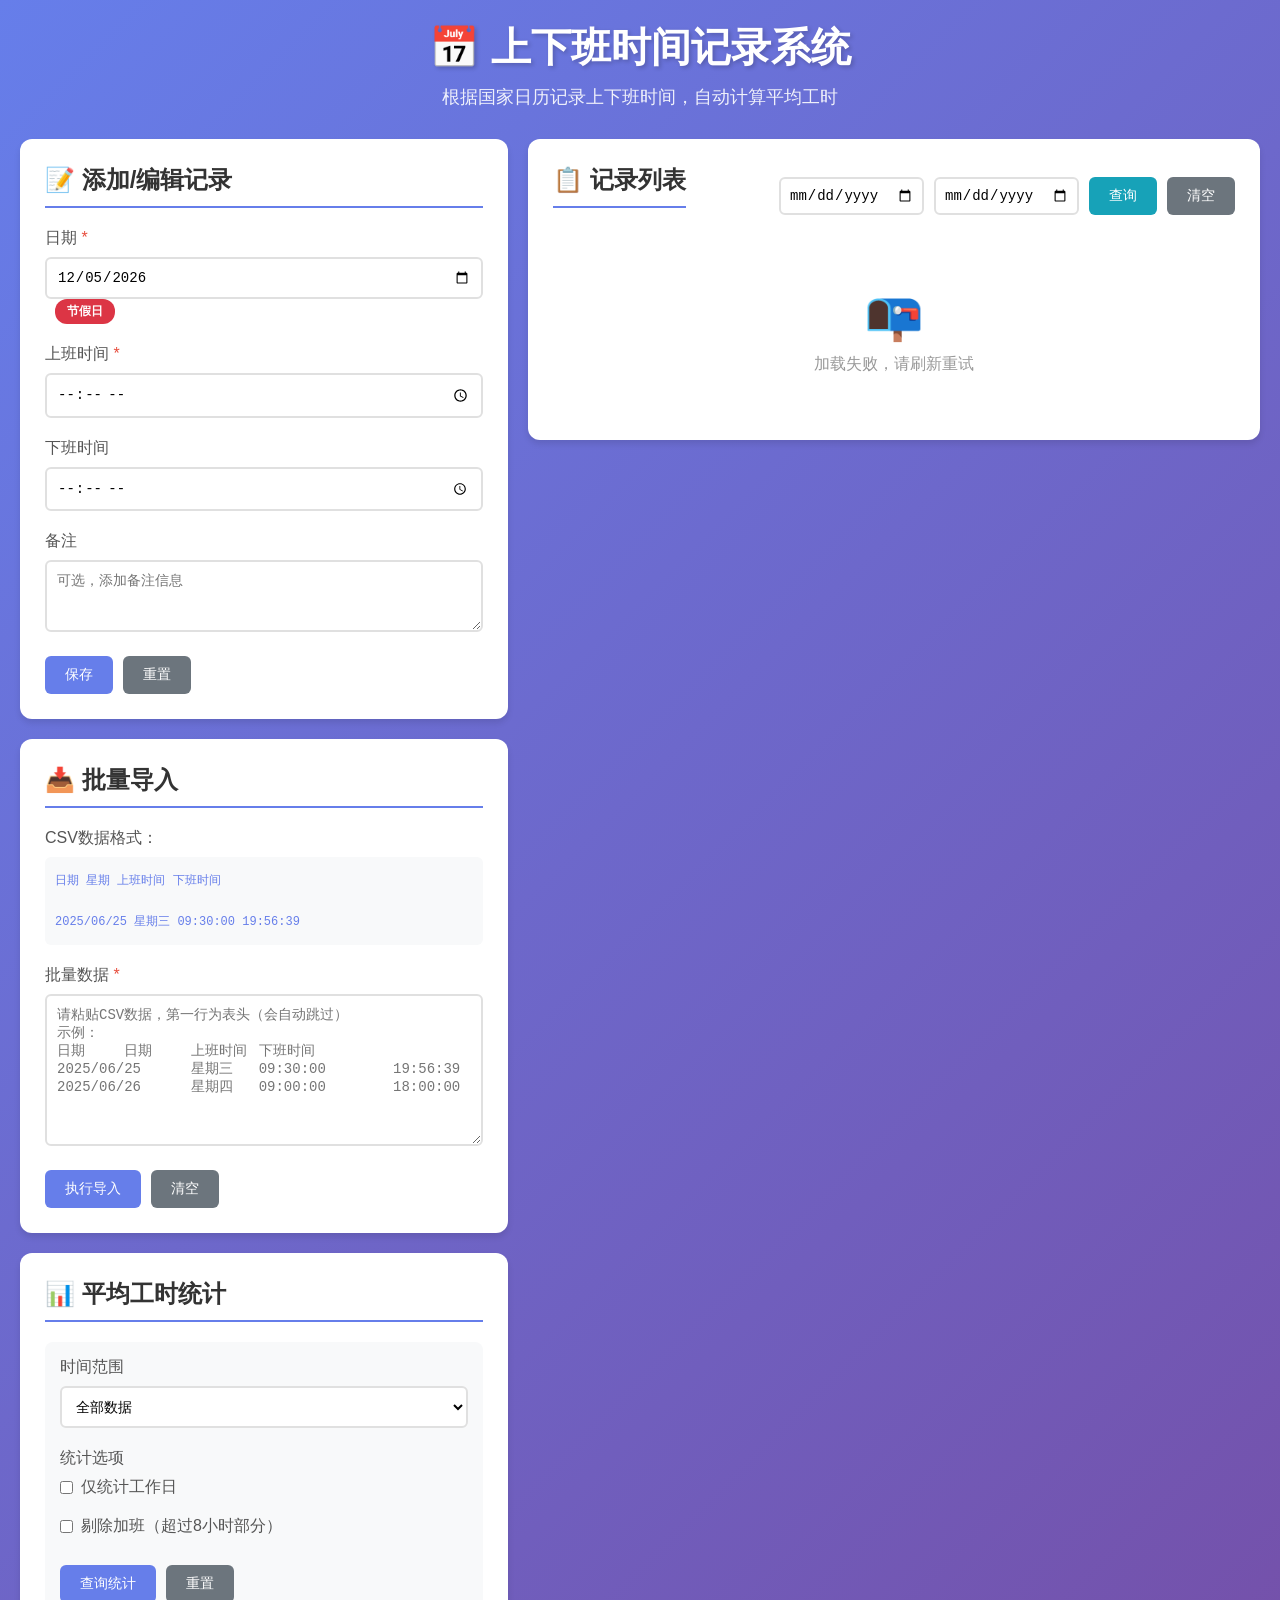
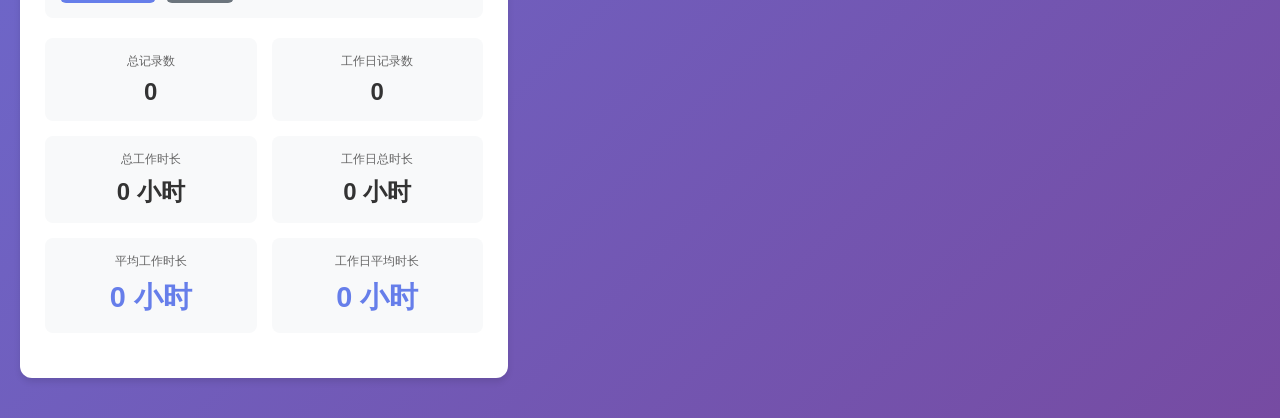
<file: front/index.html>
<!DOCTYPE html>
<html lang="zh-CN">
<head>
    <meta charset="UTF-8">
    <meta name="viewport" content="width=device-width, initial-scale=1.0">
    <title>上下班时间记录系统</title>
    <link rel="stylesheet" href="css/style.css">
</head>
<body>
    <div class="container">
        <header>
            <h1>📅 上下班时间记录系统</h1>
            <p class="subtitle">根据国家日历记录上下班时间，自动计算平均工时</p>
        </header>

        <div class="main-content">
            <!-- 左侧：记录表单 -->
            <div class="left-panel">
                <div class="card">
                    <h2>📝 添加/编辑记录</h2>
                    <form id="recordForm">
                        <input type="hidden" id="recordId">
                        
                        <div class="form-group">
                            <label for="workDate">日期 <span class="required">*</span></label>
                            <input type="date" id="workDate" required>
                            <span id="workdayIndicator" class="workday-indicator"></span>
                        </div>

                        <div class="form-group">
                            <label for="startTime">上班时间 <span class="required">*</span></label>
                            <input type="time" id="startTime" required>
                        </div>

                        <div class="form-group">
                            <label for="endTime">下班时间</label>
                            <input type="time" id="endTime">
                        </div>

                        <div class="form-group">
                            <label for="remark">备注</label>
                            <textarea id="remark" rows="3" placeholder="可选，添加备注信息"></textarea>
                        </div>

                        <div class="form-actions">
                            <button type="submit" class="btn btn-primary">保存</button>
                            <button type="button" class="btn btn-secondary" onclick="resetForm()">重置</button>
                        </div>
                    </form>
                </div>

                <!-- 批量导入 -->
                <div class="card">
                    <h2>📥 批量导入</h2>
                    <div class="form-group">
                        <label>CSV数据格式：</label>
                        <div class="format-hint">
                            <code>日期	星期	上班时间	下班时间</code><br>
                            <code>2025/06/25	星期三	09:30:00	19:56:39</code>
                        </div>
                    </div>
                    <div class="form-group">
                        <label for="batchImportData">批量数据 <span class="required">*</span></label>
                        <textarea id="batchImportData" rows="8" placeholder="请粘贴CSV数据，第一行为表头（会自动跳过）&#10;示例：&#10;日期	日期	上班时间	下班时间&#10;2025/06/25	星期三	09:30:00	19:56:39&#10;2025/06/26	星期四	09:00:00	18:00:00"></textarea>
                    </div>
                    <div class="form-actions">
                        <button type="button" class="btn btn-primary" onclick="batchImport()">执行导入</button>
                        <button type="button" class="btn btn-secondary" onclick="clearBatchImport()">清空</button>
                    </div>
                    <div id="batchImportResult" class="import-result" style="display: none;"></div>
                </div>

                <!-- 平均工时统计 -->
                <div class="card">
                    <h2>📊 平均工时统计</h2>
                    
                    <!-- 统计筛选条件 -->
                    <div class="filter-section">
                        <div class="form-group">
                            <label>时间范围</label>
                            <select id="timeRangeType" class="form-control" onchange="onTimeRangeTypeChange()">
                                <option value="all">全部数据</option>
                                <option value="week">周</option>
                                <option value="month">月</option>
                                <option value="year">年</option>
                                <option value="custom">自定义</option>
                            </select>
                        </div>
                        
                        <div class="form-group" id="timeRangeValueGroup" style="display: none;">
                            <label id="timeRangeValueLabel">时间值</label>
                            <input type="text" id="timeRangeValue" class="form-control" placeholder="例如：2025-W01 或 2025-01 或 2025">
                            <small class="form-hint">周：2025-W01，月：2025-01，年：2025（留空表示当前）</small>
                        </div>
                        
                        <div class="form-group" id="customDateRangeGroup" style="display: none;">
                            <label>自定义日期范围</label>
                            <div style="display: flex; gap: 10px;">
                                <input type="date" id="customStartDate" class="form-control">
                                <span>至</span>
                                <input type="date" id="customEndDate" class="form-control">
                            </div>
                        </div>
                        
                        <div class="form-group">
                            <label>统计选项</label>
                            <div class="checkbox-group">
                                <label><input type="checkbox" id="onlyWorkday" value="1"> 仅统计工作日</label>
                                <label><input type="checkbox" id="excludeOvertime" value="1"> 剔除加班（超过8小时部分）</label>
                            </div>
                        </div>
                        
                        <div class="form-actions">
                            <button class="btn btn-primary" onclick="loadAverageStats()">查询统计</button>
                            <button class="btn btn-secondary" onclick="resetStatsFilter()">重置</button>
                        </div>
                    </div>
                    
                    <!-- 统计结果 -->
                    <div id="timeRangeDisplay" class="time-range-display" style="display: none;"></div>
                    
                    <div id="averageStats" class="stats-container">
                        <div class="stat-item">
                            <div class="stat-label">总记录数</div>
                            <div class="stat-value" id="totalRecords">0</div>
                        </div>
                        <div class="stat-item">
                            <div class="stat-label">工作日记录数</div>
                            <div class="stat-value" id="workdayRecords">0</div>
                        </div>
                        <div class="stat-item">
                            <div class="stat-label">总工作时长</div>
                            <div class="stat-value" id="totalHours">0 小时</div>
                        </div>
                        <div class="stat-item">
                            <div class="stat-label">工作日总时长</div>
                            <div class="stat-value" id="workdayTotalHours">0 小时</div>
                        </div>
                        <div class="stat-item">
                            <div class="stat-label">平均工作时长</div>
                            <div class="stat-value highlight" id="averageHours">0 小时</div>
                        </div>
                        <div class="stat-item">
                            <div class="stat-label">工作日平均时长</div>
                            <div class="stat-value highlight" id="workdayAverageHours">0 小时</div>
                        </div>
                        <div class="stat-item" id="normalStatsItem" style="display: none;">
                            <div class="stat-label">剔除加班后平均时长</div>
                            <div class="stat-value highlight" id="normalAverageHours">0 小时</div>
                        </div>
                        <div class="stat-item" id="overtimeStatsItem" style="display: none;">
                            <div class="stat-label">加班总时长</div>
                            <div class="stat-value" id="overtimeHours">0 小时</div>
                        </div>
                    </div>
                </div>
            </div>

            <!-- 右侧：记录列表 -->
            <div class="right-panel">
                <div class="card">
                    <div class="card-header">
                        <h2>📋 记录列表</h2>
                        <div class="header-actions">
                            <input type="date" id="filterStartDate" class="date-filter" placeholder="开始日期">
                            <input type="date" id="filterEndDate" class="date-filter" placeholder="结束日期">
                            <button class="btn btn-info" onclick="loadRecords()">查询</button>
                            <button class="btn btn-secondary" onclick="clearFilter()">清空</button>
                        </div>
                    </div>
                    <div id="recordList" class="record-list">
                        <div class="loading">加载中...</div>
                    </div>
                </div>
            </div>
        </div>
    </div>

    <script src="js/app.js"></script>
</body>
</html>
</file>
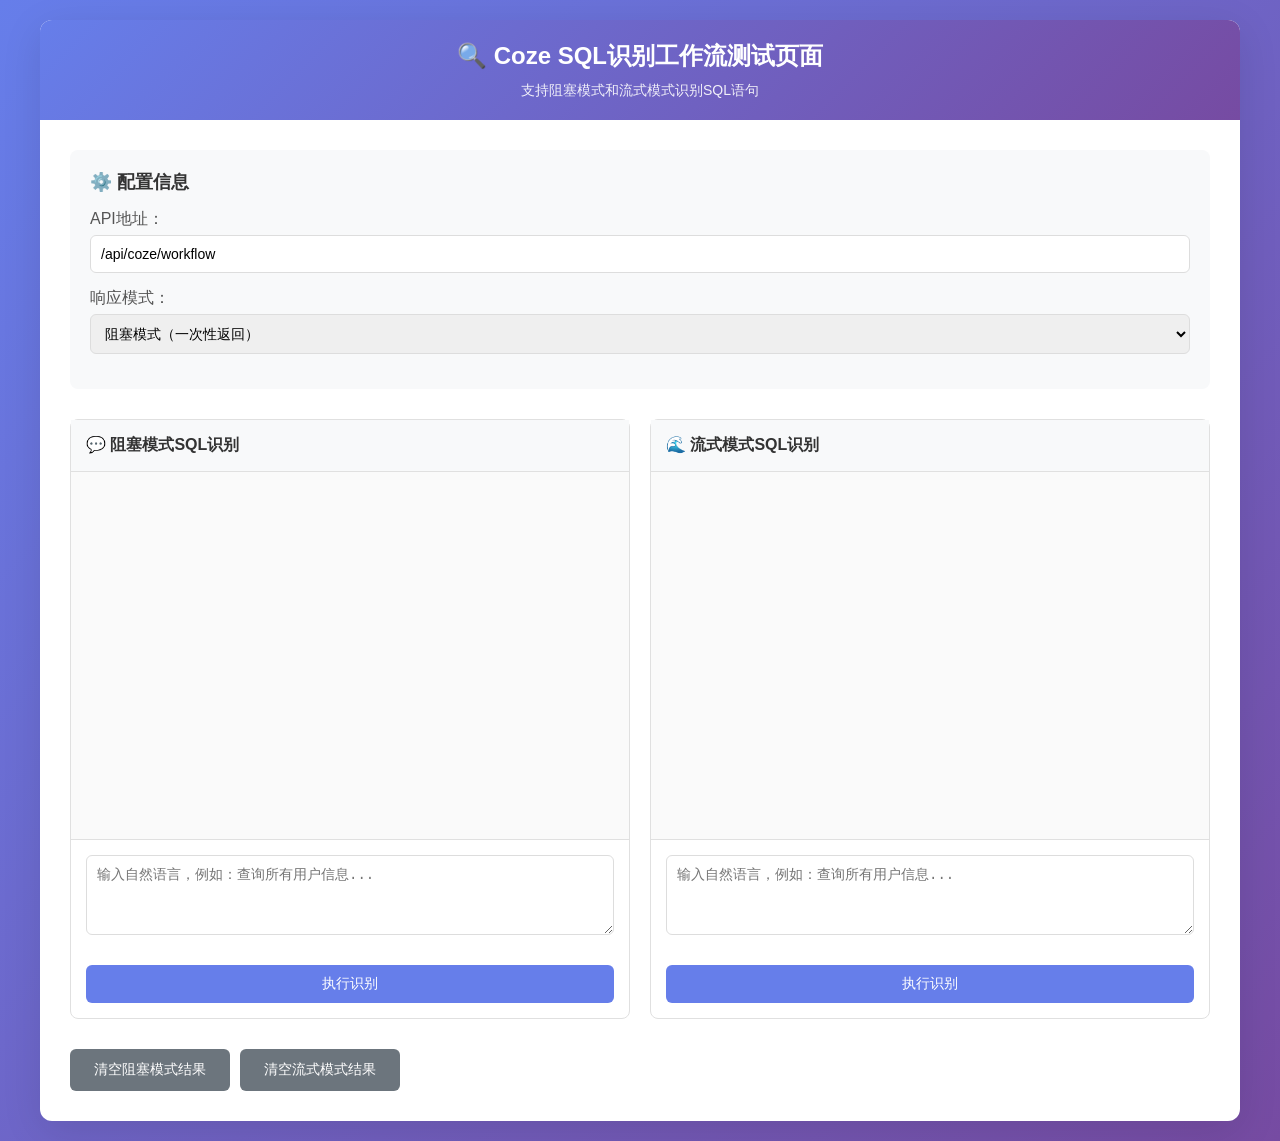
<file: src/main/resources/static/coze-test.html>
<!DOCTYPE html>
<html lang="zh-CN">
<head>
    <meta charset="UTF-8">
    <meta name="viewport" content="width=device-width, initial-scale=1.0">
    <title>Coze SQL识别工作流测试页面</title>
    <style>
        * {
            margin: 0;
            padding: 0;
            box-sizing: border-box;
        }
        
        body {
            font-family: -apple-system, BlinkMacSystemFont, 'Segoe UI', Roboto, 'Helvetica Neue', Arial, sans-serif;
            background: linear-gradient(135deg, #667eea 0%, #764ba2 100%);
            min-height: 100vh;
            padding: 20px;
        }
        
        .container {
            max-width: 1200px;
            margin: 0 auto;
            background: white;
            border-radius: 12px;
            box-shadow: 0 10px 40px rgba(0, 0, 0, 0.1);
            overflow: hidden;
        }
        
        .header {
            background: linear-gradient(135deg, #667eea 0%, #764ba2 100%);
            color: white;
            padding: 20px 30px;
            text-align: center;
        }
        
        .header h1 {
            font-size: 24px;
            margin-bottom: 10px;
        }
        
        .header p {
            opacity: 0.9;
            font-size: 14px;
        }
        
        .content {
            padding: 30px;
        }
        
        .config-section {
            background: #f8f9fa;
            padding: 20px;
            border-radius: 8px;
            margin-bottom: 30px;
        }
        
        .config-section h2 {
            font-size: 18px;
            margin-bottom: 15px;
            color: #333;
        }
        
        .form-group {
            margin-bottom: 15px;
        }
        
        .form-group label {
            display: block;
            margin-bottom: 5px;
            font-weight: 500;
            color: #555;
        }
        
        .form-group input,
        .form-group select,
        .form-group textarea {
            width: 100%;
            padding: 10px;
            border: 1px solid #ddd;
            border-radius: 6px;
            font-size: 14px;
            font-family: inherit;
        }
        
        .form-group textarea {
            min-height: 100px;
            resize: vertical;
        }
        
        .form-group input:focus,
        .form-group select:focus,
        .form-group textarea:focus {
            outline: none;
            border-color: #667eea;
        }
        
        .workflow-section {
            display: grid;
            grid-template-columns: 1fr 1fr;
            gap: 20px;
            margin-bottom: 30px;
        }
        
        .workflow-box {
            border: 1px solid #e0e0e0;
            border-radius: 8px;
            display: flex;
            flex-direction: column;
            height: 600px;
        }
        
        .workflow-box h3 {
            padding: 15px;
            background: #f8f9fa;
            border-bottom: 1px solid #e0e0e0;
            margin: 0;
            font-size: 16px;
            color: #333;
        }
        
        .workflow-result {
            flex: 1;
            overflow-y: auto;
            padding: 15px;
            background: #fafafa;
        }
        
        .result-item {
            margin-bottom: 15px;
            padding: 15px;
            background: white;
            border-radius: 8px;
            border: 1px solid #e0e0e0;
        }
        
        .result-item h4 {
            font-size: 14px;
            color: #667eea;
            margin-bottom: 10px;
        }
        
        .result-item pre {
            background: #f8f9fa;
            padding: 10px;
            border-radius: 6px;
            overflow-x: auto;
            font-size: 13px;
            line-height: 1.5;
            white-space: pre-wrap;
            word-wrap: break-word;
        }
        
        .result-item .sql-code {
            background: #282c34;
            color: #abb2bf;
            padding: 15px;
            border-radius: 6px;
            font-family: 'Courier New', monospace;
            font-size: 13px;
            line-height: 1.6;
            overflow-x: auto;
            white-space: pre-wrap;
            word-wrap: break-word;
        }
        
        #streamingContent {
            white-space: pre-wrap;
            word-wrap: break-word;
            min-height: 50px;
            background: #f8f9fa;
            padding: 10px;
            border-radius: 6px;
            font-size: 13px;
            line-height: 1.5;
        }
        
        #streamingContent.sql-code {
            background: #282c34;
            color: #abb2bf;
            padding: 15px;
            border-radius: 6px;
            font-family: 'Courier New', monospace;
        }
        
        .workflow-input {
            padding: 15px;
            border-top: 1px solid #e0e0e0;
            display: flex;
            flex-direction: column;
            gap: 10px;
        }
        
        .workflow-input textarea {
            width: 100%;
            padding: 10px;
            border: 1px solid #ddd;
            border-radius: 6px;
            font-size: 14px;
            resize: vertical;
            min-height: 80px;
        }
        
        .workflow-input .button-group {
            display: flex;
            gap: 10px;
        }
        
        .workflow-input button {
            flex: 1;
            padding: 10px 20px;
            background: #667eea;
            color: white;
            border: none;
            border-radius: 6px;
            cursor: pointer;
            font-size: 14px;
            transition: background 0.3s;
        }
        
        .workflow-input button:hover:not(:disabled) {
            background: #5568d3;
        }
        
        .workflow-input button:disabled {
            background: #ccc;
            cursor: not-allowed;
        }
        
        .button-group {
            display: flex;
            gap: 10px;
            margin-top: 20px;
        }
        
        .btn {
            padding: 12px 24px;
            border: none;
            border-radius: 6px;
            cursor: pointer;
            font-size: 14px;
            font-weight: 500;
            transition: all 0.3s;
        }
        
        .btn-secondary {
            background: #6c757d;
            color: white;
        }
        
        .btn-secondary:hover:not(:disabled) {
            background: #5a6268;
        }
        
        .status {
            padding: 10px;
            border-radius: 6px;
            margin-bottom: 15px;
            font-size: 14px;
        }
        
        .status.info {
            background: #d1ecf1;
            color: #0c5460;
        }
        
        .status.success {
            background: #d4edda;
            color: #155724;
        }
        
        .status.error {
            background: #f8d7da;
            color: #721c24;
        }
        
        .loading {
            display: inline-block;
            width: 12px;
            height: 12px;
            border: 2px solid #667eea;
            border-top-color: transparent;
            border-radius: 50%;
            animation: spin 0.6s linear infinite;
            margin-right: 8px;
        }
        
        @keyframes spin {
            to { transform: rotate(360deg); }
        }
        
        .task-info {
            font-size: 12px;
            color: #666;
            margin-top: 10px;
            padding: 10px;
            background: #f8f9fa;
            border-radius: 6px;
        }
        
        .info-boxes {
            display: grid;
            grid-template-columns: 1fr 1fr;
            gap: 15px;
            margin-top: 15px;
        }
        
        .info-box {
            padding: 15px;
            border-radius: 8px;
            border: 1px solid #e0e0e0;
            background: #f8f9fa;
        }
        
        .info-box h5 {
            font-size: 13px;
            color: #667eea;
            margin: 0 0 10px 0;
            font-weight: 600;
        }
        
        .info-box .info-content {
            font-size: 14px;
            color: #333;
            word-wrap: break-word;
        }
        
        .info-box.valid {
            border-color: #28a745;
            background: #d4edda;
        }
        
        .info-box.invalid {
            border-color: #dc3545;
            background: #f8d7da;
        }
        
        .info-box .keyword-tag {
            display: inline-block;
            padding: 4px 8px;
            margin: 3px;
            background: #667eea;
            color: white;
            border-radius: 4px;
            font-size: 12px;
        }
    </style>
</head>
<body>
    <div class="container">
        <div class="header">
            <h1>🔍 Coze SQL识别工作流测试页面</h1>
            <p>支持阻塞模式和流式模式识别SQL语句</p>
        </div>
        
        <div class="content">
            <div class="config-section">
                <h2>⚙️ 配置信息</h2>
                <div class="form-group">
                    <label>API地址：</label>
                    <input type="text" id="apiUrl" value="/api/coze/workflow" readonly>
                </div>
                <div class="form-group">
                    <label>响应模式：</label>
                    <select id="responseMode">
                        <option value="blocking">阻塞模式（一次性返回）</option>
                        <option value="streaming">流式模式（实时返回）</option>
                    </select>
                </div>
            </div>
            
            <div class="workflow-section">
                <div class="workflow-box">
                    <h3>💬 阻塞模式SQL识别</h3>
                    <div id="blockingStatus" class="status info" style="display: none;"></div>
                    <div class="workflow-result" id="blockingResult"></div>
                    <div class="workflow-input">
                        <textarea id="blockingInput" placeholder="输入自然语言，例如：查询所有用户信息..."></textarea>
                        <div class="button-group">
                            <button onclick="executeBlockingWorkflow()" id="blockingBtn">执行识别</button>
                        </div>
                    </div>
                </div>
                
                <div class="workflow-box">
                    <h3>🌊 流式模式SQL识别</h3>
                    <div id="streamingStatus" class="status info" style="display: none;"></div>
                    <div class="workflow-result" id="streamingResult"></div>
                    <div class="workflow-input">
                        <textarea id="streamingInput" placeholder="输入自然语言，例如：查询所有用户信息..."></textarea>
                        <div class="button-group">
                            <button onclick="executeStreamingWorkflow()" id="streamingBtn">执行识别</button>
                        </div>
                    </div>
                </div>
            </div>
            
            <div class="button-group">
                <button class="btn btn-secondary" onclick="clearBlockingResult()">清空阻塞模式结果</button>
                <button class="btn btn-secondary" onclick="clearStreamingResult()">清空流式模式结果</button>
            </div>
        </div>
    </div>
    
    <script>
        // 阻塞模式执行工作流
        async function executeBlockingWorkflow() {
            const input = document.getElementById('blockingInput');
            const btn = document.getElementById('blockingBtn');
            const resultDiv = document.getElementById('blockingResult');
            const statusDiv = document.getElementById('blockingStatus');
            
            const inputText = input.value.trim();
            if (!inputText) {
                alert('请输入要识别的自然语言');
                return;
            }
            
            btn.disabled = true;
            showStatus(statusDiv, 'info', '<span class="loading"></span>正在识别SQL...');
            
            try {
                const requestBody = {
                    input: inputText,
                    responseMode: 'blocking'
                };
                
                const response = await fetch('/api/coze/workflow', {
                    method: 'POST',
                    headers: {
                        'Content-Type': 'application/json'
                    },
                    body: JSON.stringify(requestBody)
                });
                
                if (!response.ok) {
                    throw new Error(`HTTP error! status: ${response.status}`);
                }
                
                const result = await response.json();
                console.log('后端返回数据:', result);
                
                if (result.code === 0 && result.data) {
                    const data = result.data;
                    console.log('解析后的数据:', data);
                    displayResult(resultDiv, data, 'blocking');
                    showStatus(statusDiv, 'success', 'SQL识别成功');
                } else {
                    console.error('响应格式错误:', result);
                    throw new Error(result.message || '请求失败');
                }
            } catch (error) {
                console.error('执行工作流失败:', error);
                console.error('错误详情:', error);
                showError(resultDiv, error.message || '未知错误');
                showStatus(statusDiv, 'error', '识别失败: ' + (error.message || '未知错误'));
            } finally {
                btn.disabled = false;
                setTimeout(() => {
                    statusDiv.style.display = 'none';
                }, 3000);
            }
        }
        
        // 流式模式执行工作流
        function executeStreamingWorkflow() {
            const input = document.getElementById('streamingInput');
            const btn = document.getElementById('streamingBtn');
            const resultDiv = document.getElementById('streamingResult');
            const statusDiv = document.getElementById('streamingStatus');
            
            const inputText = input.value.trim();
            if (!inputText) {
                alert('请输入要识别的自然语言');
                return;
            }
            
            btn.disabled = true;
            showStatus(statusDiv, 'info', '<span class="loading"></span>正在建立流式连接...');
            resultDiv.innerHTML = '';
            
            const requestBody = {
                input: inputText,
                responseMode: 'streaming'
            };
            
            let fullResult = '';
            let taskId = null;
            let finalData = null;
            
            fetch('/api/coze/workflow', {
                method: 'POST',
                headers: {
                    'Content-Type': 'application/json'
                },
                body: JSON.stringify(requestBody)
            })
            .then(response => {
                if (!response.ok) {
                    throw new Error(`HTTP error! status: ${response.status}`);
                }
                
                if (!response.body) {
                    throw new Error('响应体为空');
                }
                
                showStatus(statusDiv, 'info', '<span class="loading"></span>正在接收流式数据...');
                
                const reader = response.body.getReader();
                const decoder = new TextDecoder();
                let buffer = '';
                
                function readStream() {
                    reader.read().then(({ done, value }) => {
                        if (done) {
                            // 流结束，显示完整结果（包括4个信息框）
                            if (finalData) {
                                displayResult(resultDiv, finalData, 'streaming');
                            } else if (fullResult) {
                                // 如果没有完整数据，构建一个基本的数据对象
                                const data = {
                                    sql: fullResult,
                                    result: fullResult,
                                    taskId: taskId,
                                    isValid: true
                                };
                                displayResult(resultDiv, data, 'streaming');
                            } else {
                                showError(resultDiv, '未识别到SQL语句');
                            }
                            
                            showStatus(statusDiv, 'success', '流式识别完成');
                            btn.disabled = false;
                            setTimeout(() => {
                                statusDiv.style.display = 'none';
                            }, 3000);
                            return;
                        }
                        
                        // 解码数据
                        buffer += decoder.decode(value, { stream: true });
                        
                        // 处理SSE格式的数据
                        const lines = buffer.split('\n');
                        buffer = lines.pop() || '';
                        
                        for (const line of lines) {
                            const trimmedLine = line.trim();
                            if (!trimmedLine) continue;
                            
                            if (trimmedLine.startsWith('data: ')) {
                                const data = trimmedLine.substring(6).trim();
                                
                                if (data === '[DONE]' || data === '') {
                                    continue;
                                }
                                
                                try {
                                    const eventData = JSON.parse(data);
                                    
                                    // 处理 analysis_result 格式（新格式）
                                    if (eventData.analysis_result) {
                                        // 保存完整数据用于最终显示
                                        finalData = {
                                            analysis_result: eventData.analysis_result,
                                            run_id: eventData.run_id || eventData.taskId
                                        };
                                        
                                        if (eventData.taskId || eventData.run_id) {
                                            taskId = eventData.taskId || eventData.run_id;
                                        }
                                        
                                        // 立即显示完整结果（包括4个信息框）
                                        resultDiv.innerHTML = '';
                                        displayResult(resultDiv, finalData, 'streaming');
                                        
                                        showStatus(statusDiv, 'success', '流式识别完成');
                                        btn.disabled = false;
                                        setTimeout(() => {
                                            statusDiv.style.display = 'none';
                                        }, 3000);
                                        return;
                                    }
                                    // 处理消息片段
                                    else if (eventData.chunk) {
                                        fullResult += eventData.chunk;
                                        
                                        // 实时显示SQL（临时显示）
                                        if (!resultDiv.querySelector('.result-item')) {
                                            const tempItem = document.createElement('div');
                                            tempItem.className = 'result-item';
                                            tempItem.innerHTML = '<h4>识别结果（实时）</h4><pre class="sql-code" id="streamingContent">' + escapeHtml(fullResult) + '</pre>';
                                            resultDiv.appendChild(tempItem);
                                        } else {
                                            const contentDiv = document.getElementById('streamingContent');
                                            if (contentDiv) {
                                                contentDiv.textContent = fullResult;
                                            }
                                        }
                                        
                                        if (eventData.taskId) {
                                            taskId = eventData.taskId;
                                        }
                                    }
                                    // 处理完整响应
                                    else if (eventData.result !== undefined || eventData.sql !== undefined || eventData.complete) {
                                        // 保存完整数据用于最终显示
                                        finalData = eventData;
                                        if (eventData.sql) {
                                            fullResult = eventData.sql;
                                        } else if (eventData.result) {
                                            fullResult = eventData.result;
                                        }
                                        
                                        if (eventData.taskId) {
                                            taskId = eventData.taskId;
                                        }
                                        
                                        // 立即显示完整结果（包括4个信息框）
                                        resultDiv.innerHTML = '';
                                        displayResult(resultDiv, finalData, 'streaming');
                                        
                                        showStatus(statusDiv, 'success', '流式识别完成');
                                        btn.disabled = false;
                                        setTimeout(() => {
                                            statusDiv.style.display = 'none';
                                        }, 3000);
                                        return;
                                    }
                                    // 处理错误
                                    else if (eventData.error || eventData.message) {
                                        throw new Error(eventData.message || eventData.error || '未知错误');
                                    }
                                } catch (e) {
                                    if (data && data !== '[DONE]') {
                                        console.warn('解析SSE数据失败:', data.substring(0, 100), e);
                                    }
                                }
                            }
                        }
                        
                        // 继续读取
                        readStream();
                    }).catch(error => {
                        console.error('读取流式数据失败:', error);
                        if (contentDiv) {
                            contentDiv.textContent = '错误: ' + error.message;
                        }
                        showStatus(statusDiv, 'error', '流式识别失败: ' + error.message);
                        btn.disabled = false;
                        setTimeout(() => {
                            statusDiv.style.display = 'none';
                        }, 3000);
                    });
                }
                
                readStream();
            })
            .catch(error => {
                console.error('执行流式工作流失败:', error);
                showError(resultDiv, error.message);
                showStatus(statusDiv, 'error', '执行失败: ' + error.message);
                btn.disabled = false;
                setTimeout(() => {
                    statusDiv.style.display = 'none';
                }, 3000);
            });
        }
        
        // 显示结果
        function displayResult(container, data, mode) {
            console.log('displayResult 接收到的数据:', data);
            
            const resultItem = document.createElement('div');
            resultItem.className = 'result-item';
            
            let html = '<h4>识别结果</h4>';
            
            // 处理 analysis_result 格式（新格式）
            if (data.analysis_result) {
                const analysis = data.analysis_result;
                
                // 设置SQL类型
                if (analysis.syntax_type) {
                    data.sqlType = analysis.syntax_type;
                }
                
                // 设置关键字
                if (analysis.keywords && Array.isArray(analysis.keywords)) {
                    data.keywords = analysis.keywords.map(k => k.toUpperCase());
                }
                
                // 设置是否正常
                if (analysis.has_error !== undefined) {
                    data.isValid = !analysis.has_error;
                }
                
                // 设置错误信息
                if (analysis.error_message) {
                    data.error = analysis.error_message;
                }
                
                // 设置任务ID
                if (data.run_id) {
                    data.taskId = data.run_id;
                }
            }
            
            // 获取SQL文本
            let sqlText = data.sql || data.result || '';
            if (!sqlText && data.data) {
                if (typeof data.data === 'object' && data.data.sql) {
                    sqlText = data.data.sql;
                } else if (typeof data.data === 'string') {
                    sqlText = data.data;
                }
            }
            
            // 显示SQL代码
            if (sqlText && sqlText.trim()) {
                html += '<h4 style="margin-top: 15px;">识别到的SQL：</h4>';
                html += `<pre class="sql-code">${escapeHtml(sqlText)}</pre>`;
            } else {
                html += '<h4 style="margin-top: 15px; color: #dc3545;">未识别到SQL语句</h4>';
            }
            
            // 显示4个信息框
            html += '<div class="info-boxes">';
            
            // 1. SQL类型
            html += '<div class="info-box">';
            html += '<h5>SQL类型</h5>';
            html += `<div class="info-content">${data.sqlType ? escapeHtml(data.sqlType) : '未知'}</div>`;
            html += '</div>';
            
            // 2. 关键字
            html += '<div class="info-box">';
            html += '<h5>关键字</h5>';
            if (data.keywords && data.keywords.length > 0) {
                html += '<div class="info-content">';
                data.keywords.forEach(keyword => {
                    html += `<span class="keyword-tag">${escapeHtml(keyword)}</span>`;
                });
                html += '</div>';
            } else {
                html += '<div class="info-content">无</div>';
            }
            html += '</div>';
            
            // 3. 是否正常
            html += '<div class="info-box ' + (data.isValid ? 'valid' : 'invalid') + '">';
            html += '<h5>是否正常</h5>';
            const isValidText = data.isValid === true ? '✓ 正常' : (data.isValid === false ? '✗ 异常' : '未知');
            html += `<div class="info-content">${isValidText}</div>`;
            html += '</div>';
            
            // 4. 错误信息
            html += '<div class="info-box' + (data.error ? ' invalid' : '') + '">';
            html += '<h5>错误信息</h5>';
            html += `<div class="info-content">${data.error ? escapeHtml(data.error) : '无错误'}</div>`;
            html += '</div>';
            
            html += '</div>';
            
            // 显示任务ID和状态
            if (data.taskId) {
                html += `<div class="task-info"><strong>任务ID:</strong> ${escapeHtml(data.taskId)}</div>`;
            }
            if (data.status) {
                html += `<div class="task-info"><strong>状态:</strong> ${escapeHtml(data.status)}</div>`;
            }
            
            resultItem.innerHTML = html;
            container.appendChild(resultItem);
            container.scrollTop = container.scrollHeight;
        }
        
        // 显示错误
        function showError(container, errorMsg) {
            const resultItem = document.createElement('div');
            resultItem.className = 'result-item';
            resultItem.innerHTML = `<h4>错误</h4><pre style="color: #dc3545;">${escapeHtml(errorMsg)}</pre>`;
            container.appendChild(resultItem);
            container.scrollTop = container.scrollHeight;
        }
        
        // 显示任务信息
        function showTaskInfo(container, taskId) {
            const infoDiv = document.createElement('div');
            infoDiv.className = 'task-info';
            infoDiv.innerHTML = `<strong>任务ID:</strong> ${taskId}`;
            container.appendChild(infoDiv);
            container.scrollTop = container.scrollHeight;
        }
        
        // 显示状态
        function showStatus(div, type, message) {
            div.className = `status ${type}`;
            div.innerHTML = message;
            div.style.display = 'block';
        }
        
        // 清空结果
        function clearBlockingResult() {
            document.getElementById('blockingResult').innerHTML = '';
            document.getElementById('blockingInput').value = '';
        }
        
        function clearStreamingResult() {
            document.getElementById('streamingResult').innerHTML = '';
            document.getElementById('streamingInput').value = '';
        }
        
        // HTML转义
        function escapeHtml(text) {
            const div = document.createElement('div');
            div.textContent = text;
            return div.innerHTML;
        }
    </script>
</body>
</html>
</file>
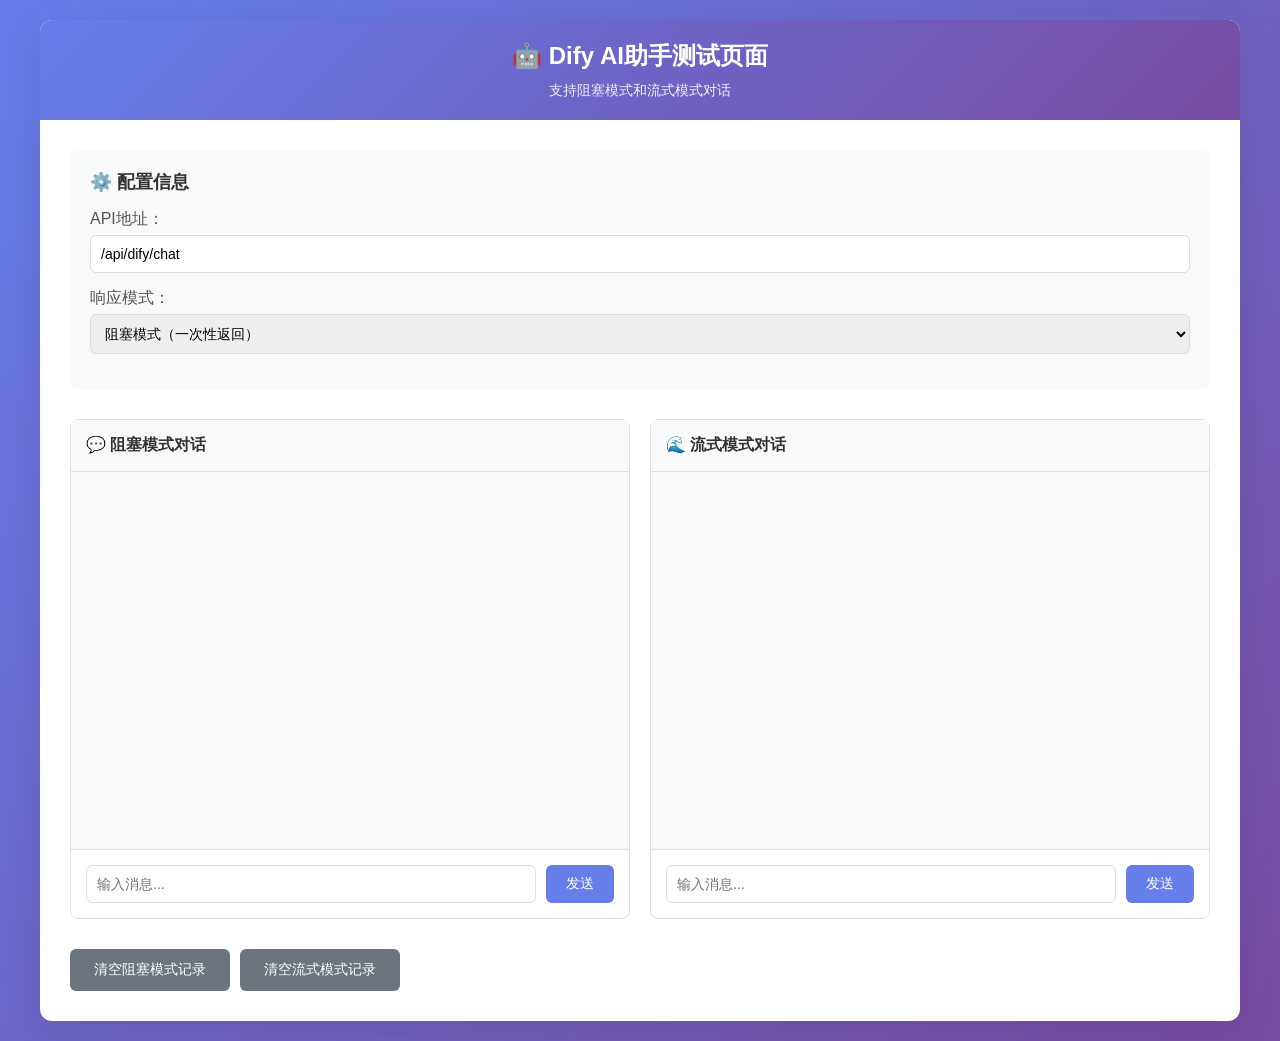
<file: src/main/resources/static/dify-test.html>
<!DOCTYPE html>
<html lang="zh-CN">
<head>
    <meta charset="UTF-8">
    <meta name="viewport" content="width=device-width, initial-scale=1.0">
    <title>Dify AI助手测试页面</title>
    <style>
        * {
            margin: 0;
            padding: 0;
            box-sizing: border-box;
        }
        
        body {
            font-family: -apple-system, BlinkMacSystemFont, 'Segoe UI', Roboto, 'Helvetica Neue', Arial, sans-serif;
            background: linear-gradient(135deg, #667eea 0%, #764ba2 100%);
            min-height: 100vh;
            padding: 20px;
        }
        
        .container {
            max-width: 1200px;
            margin: 0 auto;
            background: white;
            border-radius: 12px;
            box-shadow: 0 10px 40px rgba(0, 0, 0, 0.1);
            overflow: hidden;
        }
        
        .header {
            background: linear-gradient(135deg, #667eea 0%, #764ba2 100%);
            color: white;
            padding: 20px 30px;
            text-align: center;
        }
        
        .header h1 {
            font-size: 24px;
            margin-bottom: 10px;
        }
        
        .header p {
            opacity: 0.9;
            font-size: 14px;
        }
        
        .content {
            padding: 30px;
        }
        
        .config-section {
            background: #f8f9fa;
            padding: 20px;
            border-radius: 8px;
            margin-bottom: 30px;
        }
        
        .config-section h2 {
            font-size: 18px;
            margin-bottom: 15px;
            color: #333;
        }
        
        .form-group {
            margin-bottom: 15px;
        }
        
        .form-group label {
            display: block;
            margin-bottom: 5px;
            font-weight: 500;
            color: #555;
        }
        
        .form-group input,
        .form-group select {
            width: 100%;
            padding: 10px;
            border: 1px solid #ddd;
            border-radius: 6px;
            font-size: 14px;
        }
        
        .form-group input:focus,
        .form-group select:focus {
            outline: none;
            border-color: #667eea;
        }
        
        .chat-section {
            display: grid;
            grid-template-columns: 1fr 1fr;
            gap: 20px;
            margin-bottom: 30px;
        }
        
        .chat-box {
            border: 1px solid #e0e0e0;
            border-radius: 8px;
            display: flex;
            flex-direction: column;
            height: 500px;
        }
        
        .chat-box h3 {
            padding: 15px;
            background: #f8f9fa;
            border-bottom: 1px solid #e0e0e0;
            margin: 0;
            font-size: 16px;
            color: #333;
        }
        
        .chat-messages {
            flex: 1;
            overflow-y: auto;
            padding: 15px;
            background: #fafafa;
        }
        
        .message {
            margin-bottom: 15px;
            display: flex;
            flex-direction: column;
        }
        
        .message.user {
            align-items: flex-end;
        }
        
        .message.assistant {
            align-items: flex-start;
        }
        
        .message-content {
            max-width: 70%;
            padding: 10px 15px;
            border-radius: 12px;
            word-wrap: break-word;
            white-space: pre-wrap;
        }
        
        .message.user .message-content {
            background: #667eea;
            color: white;
        }
        
        .message.assistant .message-content {
            background: white;
            color: #333;
            border: 1px solid #e0e0e0;
        }
        
        .message-time {
            font-size: 12px;
            color: #999;
            margin-top: 5px;
        }
        
        .chat-input {
            padding: 15px;
            border-top: 1px solid #e0e0e0;
            display: flex;
            gap: 10px;
        }
        
        .chat-input input {
            flex: 1;
            padding: 10px;
            border: 1px solid #ddd;
            border-radius: 6px;
            font-size: 14px;
        }
        
        .chat-input button {
            padding: 10px 20px;
            background: #667eea;
            color: white;
            border: none;
            border-radius: 6px;
            cursor: pointer;
            font-size: 14px;
            transition: background 0.3s;
        }
        
        .chat-input button:hover:not(:disabled) {
            background: #5568d3;
        }
        
        .chat-input button:disabled {
            background: #ccc;
            cursor: not-allowed;
        }
        
        .button-group {
            display: flex;
            gap: 10px;
            margin-top: 20px;
        }
        
        .btn {
            padding: 12px 24px;
            border: none;
            border-radius: 6px;
            cursor: pointer;
            font-size: 14px;
            font-weight: 500;
            transition: all 0.3s;
        }
        
        .btn-primary {
            background: #667eea;
            color: white;
        }
        
        .btn-primary:hover:not(:disabled) {
            background: #5568d3;
        }
        
        .btn-secondary {
            background: #6c757d;
            color: white;
        }
        
        .btn-secondary:hover:not(:disabled) {
            background: #5a6268;
        }
        
        .btn:disabled {
            opacity: 0.6;
            cursor: not-allowed;
        }
        
        .status {
            padding: 10px;
            border-radius: 6px;
            margin-bottom: 15px;
            font-size: 14px;
        }
        
        .status.info {
            background: #d1ecf1;
            color: #0c5460;
        }
        
        .status.success {
            background: #d4edda;
            color: #155724;
        }
        
        .status.error {
            background: #f8d7da;
            color: #721c24;
        }
        
        .loading {
            display: inline-block;
            width: 12px;
            height: 12px;
            border: 2px solid #667eea;
            border-top-color: transparent;
            border-radius: 50%;
            animation: spin 0.6s linear infinite;
        }
        
        @keyframes spin {
            to { transform: rotate(360deg); }
        }
        
        .conversation-info {
            font-size: 12px;
            color: #666;
            margin-top: 10px;
            padding: 10px;
            background: #f8f9fa;
            border-radius: 6px;
        }
    </style>
</head>
<body>
    <div class="container">
        <div class="header">
            <h1>🤖 Dify AI助手测试页面</h1>
            <p>支持阻塞模式和流式模式对话</p>
        </div>
        
        <div class="content">
            <div class="config-section">
                <h2>⚙️ 配置信息</h2>
                <div class="form-group">
                    <label>API地址：</label>
                    <input type="text" id="apiUrl" value="/api/dify/chat" readonly>
                </div>
                <div class="form-group">
                    <label>响应模式：</label>
                    <select id="responseMode">
                        <option value="blocking">阻塞模式（一次性返回）</option>
                        <option value="streaming">流式模式（实时返回）</option>
                    </select>
                </div>
            </div>
            
            <div class="chat-section">
                <div class="chat-box">
                    <h3>💬 阻塞模式对话</h3>
                    <div id="blockingStatus" class="status info" style="display: none;"></div>
                    <div class="chat-messages" id="blockingMessages"></div>
                    <div class="chat-input">
                        <input type="text" id="blockingInput" placeholder="输入消息..." 
                               onkeypress="if(event.key==='Enter') sendBlockingMessage()">
                        <button onclick="sendBlockingMessage()" id="blockingBtn">发送</button>
                    </div>
                </div>
                
                <div class="chat-box">
                    <h3>🌊 流式模式对话</h3>
                    <div id="streamingStatus" class="status info" style="display: none;"></div>
                    <div class="chat-messages" id="streamingMessages"></div>
                    <div class="chat-input">
                        <input type="text" id="streamingInput" placeholder="输入消息..." 
                               onkeypress="if(event.key==='Enter') sendStreamingMessage()">
                        <button onclick="sendStreamingMessage()" id="streamingBtn">发送</button>
                    </div>
                </div>
            </div>
            
            <div class="button-group">
                <button class="btn btn-secondary" onclick="clearBlockingChat()">清空阻塞模式记录</button>
                <button class="btn btn-secondary" onclick="clearStreamingChat()">清空流式模式记录</button>
            </div>
        </div>
    </div>
    
    <script>
        let blockingConversationId = null;
        let streamingConversationId = null;
        
        // 阻塞模式发送消息
        async function sendBlockingMessage() {
            const input = document.getElementById('blockingInput');
            const btn = document.getElementById('blockingBtn');
            const messagesDiv = document.getElementById('blockingMessages');
            const statusDiv = document.getElementById('blockingStatus');
            
            const message = input.value.trim();
            if (!message) return;
            
            // 显示用户消息
            addMessage(messagesDiv, 'user', message);
            input.value = '';
            btn.disabled = true;
            showStatus(statusDiv, 'info', '正在发送消息...');
            
            try {
                const requestBody = {
                    message: message,
                    conversationId: blockingConversationId,
                    responseMode: 'blocking'
                };
                
                const response = await fetch('/api/dify/chat', {
                    method: 'POST',
                    headers: {
                        'Content-Type': 'application/json'
                    },
                    body: JSON.stringify(requestBody)
                });
                
                if (!response.ok) {
                    throw new Error(`HTTP error! status: ${response.status}`);
                }
                
                const result = await response.json();
                
                if (result.code === 0 && result.data) {
                    const data = result.data;
                    addMessage(messagesDiv, 'assistant', data.answer || '抱歉，我暂时无法回答这个问题。');
                    
                    if (data.conversationId) {
                        blockingConversationId = data.conversationId;
                        showConversationInfo(messagesDiv, blockingConversationId, data.messageId);
                    }
                    
                    showStatus(statusDiv, 'success', '消息发送成功');
                } else {
                    throw new Error(result.message || '请求失败');
                }
            } catch (error) {
                console.error('发送消息失败:', error);
                addMessage(messagesDiv, 'assistant', '错误: ' + error.message);
                showStatus(statusDiv, 'error', '发送失败: ' + error.message);
            } finally {
                btn.disabled = false;
                setTimeout(() => {
                    statusDiv.style.display = 'none';
                }, 3000);
            }
        }
        
        // 流式模式发送消息
        function sendStreamingMessage() {
            const input = document.getElementById('streamingInput');
            const btn = document.getElementById('streamingBtn');
            const messagesDiv = document.getElementById('streamingMessages');
            const statusDiv = document.getElementById('streamingStatus');
            
            const message = input.value.trim();
            if (!message) return;
            
            // 显示用户消息
            addMessage(messagesDiv, 'user', message);
            input.value = '';
            btn.disabled = true;
            showStatus(statusDiv, 'info', '正在建立流式连接...');
            
            // 创建助手消息占位符
            const assistantMsgId = 'assistant-' + Date.now();
            const assistantMsgDiv = document.createElement('div');
            assistantMsgDiv.id = assistantMsgId;
            assistantMsgDiv.className = 'message assistant';
            assistantMsgDiv.innerHTML = `
                <div class="message-content">
                    <span class="loading"></span> 正在接收回复...
                </div>
            `;
            messagesDiv.appendChild(assistantMsgDiv);
            messagesDiv.scrollTop = messagesDiv.scrollHeight;
            
            const requestBody = {
                message: message,
                conversationId: streamingConversationId,
                responseMode: 'streaming'
            };
            
            let fullAnswer = '';
            let currentConversationId = null;
            let currentMessageId = null;
            
            fetch('/api/dify/chat', {
                method: 'POST',
                headers: {
                    'Content-Type': 'application/json'
                },
                body: JSON.stringify(requestBody)
            })
            .then(response => {
                if (!response.ok) {
                    throw new Error(`HTTP error! status: ${response.status}`);
                }
                
                if (!response.body) {
                    throw new Error('响应体为空');
                }
                
                showStatus(statusDiv, 'info', '正在接收流式数据...');
                
                const reader = response.body.getReader();
                const decoder = new TextDecoder();
                let buffer = '';
                
                function readStream() {
                    reader.read().then(({ done, value }) => {
                        if (done) {
                            // 流结束
                            const assistantMsg = document.getElementById(assistantMsgId);
                            if (assistantMsg) {
                                assistantMsg.innerHTML = `
                                    <div class="message-content">${escapeHtml(fullAnswer)}</div>
                                `;
                            }
                            
                            if (currentConversationId) {
                                streamingConversationId = currentConversationId;
                                showConversationInfo(messagesDiv, currentConversationId, currentMessageId);
                            }
                            
                            showStatus(statusDiv, 'success', '流式响应完成');
                            btn.disabled = false;
                            setTimeout(() => {
                                statusDiv.style.display = 'none';
                            }, 3000);
                            return;
                        }
                        
                        // 解码数据
                        buffer += decoder.decode(value, { stream: true });
                        
                        // 处理SSE格式的数据
                        const lines = buffer.split('\n');
                        buffer = lines.pop() || '';
                        
                        for (const line of lines) {
                            const trimmedLine = line.trim();
                            if (!trimmedLine) continue;
                            
                            if (trimmedLine.startsWith('data: ')) {
                                const data = trimmedLine.substring(6).trim();
                                
                                if (data === '[DONE]' || data === '') {
                                    continue;
                                }
                                
                                try {
                                    const eventData = JSON.parse(data);
                                    
                                    // 处理消息片段
                                    if (eventData.chunk) {
                                        fullAnswer += eventData.chunk;
                                        
                                        const assistantMsg = document.getElementById(assistantMsgId);
                                        if (assistantMsg) {
                                            assistantMsg.innerHTML = `
                                                <div class="message-content">${escapeHtml(fullAnswer)}</div>
                                            `;
                                        }
                                        messagesDiv.scrollTop = messagesDiv.scrollHeight;
                                        
                                        if (eventData.conversationId) {
                                            currentConversationId = eventData.conversationId;
                                        }
                                        if (eventData.messageId) {
                                            currentMessageId = eventData.messageId;
                                        }
                                    }
                                    // 处理完整响应
                                    else if (eventData.answer !== undefined) {
                                        fullAnswer = eventData.answer || fullAnswer;
                                        const assistantMsg = document.getElementById(assistantMsgId);
                                        if (assistantMsg) {
                                            assistantMsg.innerHTML = `
                                                <div class="message-content">${escapeHtml(fullAnswer)}</div>
                                            `;
                                        }
                                        
                                        if (eventData.conversationId) {
                                            streamingConversationId = eventData.conversationId;
                                            showConversationInfo(messagesDiv, eventData.conversationId, eventData.messageId);
                                        }
                                        
                                        showStatus(statusDiv, 'success', '流式响应完成');
                                        btn.disabled = false;
                                        setTimeout(() => {
                                            statusDiv.style.display = 'none';
                                        }, 3000);
                                        return;
                                    }
                                    // 处理错误
                                    else if (eventData.error || eventData.message) {
                                        throw new Error(eventData.message || eventData.error || '未知错误');
                                    }
                                } catch (e) {
                                    if (data && data !== '[DONE]') {
                                        console.warn('解析SSE数据失败:', data.substring(0, 100), e);
                                    }
                                }
                            }
                        }
                        
                        // 继续读取
                        readStream();
                    }).catch(error => {
                        console.error('读取流式数据失败:', error);
                        const assistantMsg = document.getElementById(assistantMsgId);
                        if (assistantMsg) {
                            assistantMsg.innerHTML = `
                                <div class="message-content">错误: ${error.message}</div>
                            `;
                        }
                        showStatus(statusDiv, 'error', '流式响应失败: ' + error.message);
                        btn.disabled = false;
                        setTimeout(() => {
                            statusDiv.style.display = 'none';
                        }, 3000);
                    });
                }
                
                readStream();
            })
            .catch(error => {
                console.error('发送流式消息失败:', error);
                const assistantMsg = document.getElementById(assistantMsgId);
                if (assistantMsg) {
                    assistantMsg.innerHTML = `
                        <div class="message-content">错误: ${error.message}</div>
                    `;
                }
                showStatus(statusDiv, 'error', '发送失败: ' + error.message);
                btn.disabled = false;
                setTimeout(() => {
                    statusDiv.style.display = 'none';
                }, 3000);
            });
        }
        
        // 添加消息
        function addMessage(container, role, content) {
            const messageDiv = document.createElement('div');
            messageDiv.className = `message ${role}`;
            messageDiv.innerHTML = `
                <div class="message-content">${escapeHtml(content)}</div>
                <div class="message-time">${new Date().toLocaleTimeString()}</div>
            `;
            container.appendChild(messageDiv);
            container.scrollTop = container.scrollHeight;
        }
        
        // 显示对话信息
        function showConversationInfo(container, conversationId, messageId) {
            const infoDiv = document.createElement('div');
            infoDiv.className = 'conversation-info';
            infoDiv.innerHTML = `
                <strong>对话ID:</strong> ${conversationId || 'N/A'}<br>
                <strong>消息ID:</strong> ${messageId || 'N/A'}
            `;
            container.appendChild(infoDiv);
            container.scrollTop = container.scrollHeight;
        }
        
        // 显示状态
        function showStatus(div, type, message) {
            div.className = `status ${type}`;
            div.textContent = message;
            div.style.display = 'block';
        }
        
        // 清空聊天记录
        function clearBlockingChat() {
            document.getElementById('blockingMessages').innerHTML = '';
            blockingConversationId = null;
        }
        
        function clearStreamingChat() {
            document.getElementById('streamingMessages').innerHTML = '';
            streamingConversationId = null;
        }
        
        // HTML转义
        function escapeHtml(text) {
            const div = document.createElement('div');
            div.textContent = text;
            return div.innerHTML;
        }
    </script>
</body>
</html>
</file>
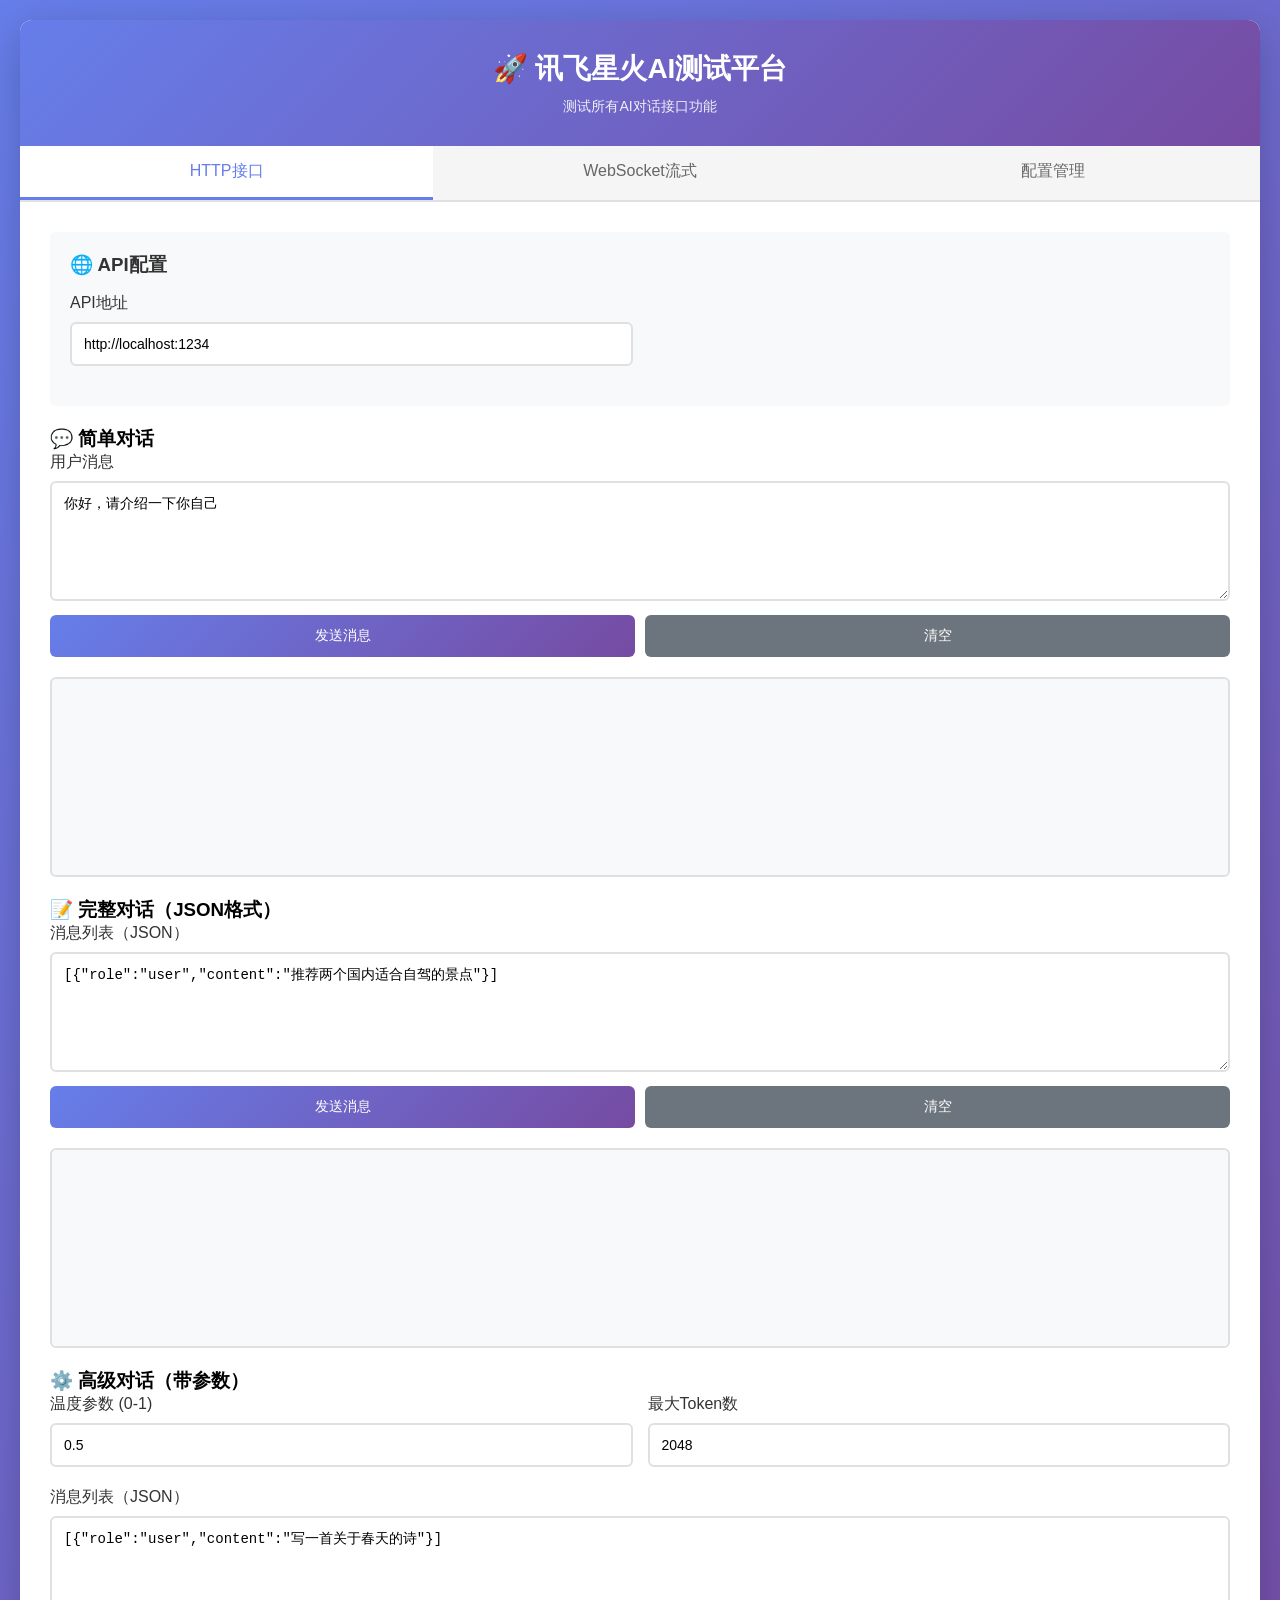
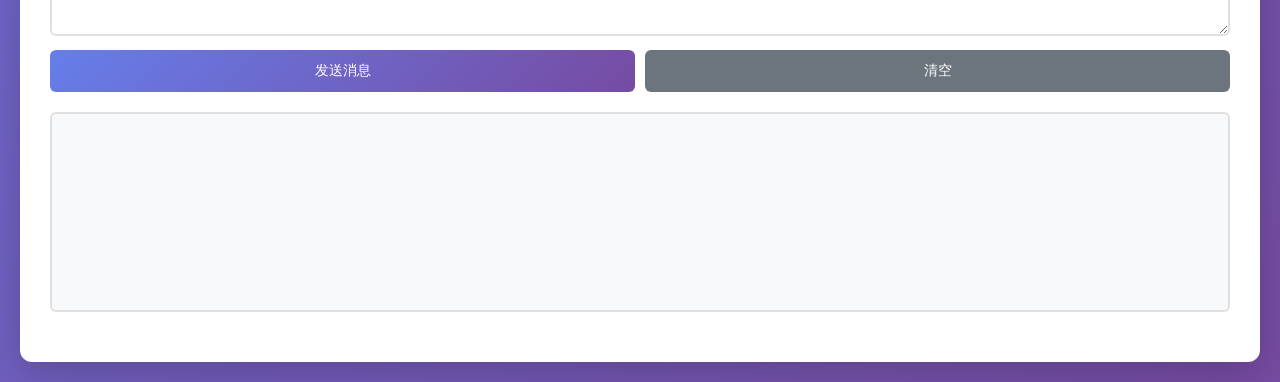
<file: src/main/resources/static/spark-ai-test.html>
<!DOCTYPE html>
<html lang="zh-CN">
<head>
    <meta charset="UTF-8">
    <meta name="viewport" content="width=device-width, initial-scale=1.0">
    <title>讯飞星火AI测试页面</title>
    <style>
        * {
            margin: 0;
            padding: 0;
            box-sizing: border-box;
        }
        
        body {
            font-family: -apple-system, BlinkMacSystemFont, 'Segoe UI', Roboto, 'Helvetica Neue', Arial, sans-serif;
            background: linear-gradient(135deg, #667eea 0%, #764ba2 100%);
            min-height: 100vh;
            padding: 20px;
        }
        
        .container {
            max-width: 1400px;
            margin: 0 auto;
            background: white;
            border-radius: 12px;
            box-shadow: 0 10px 40px rgba(0,0,0,0.2);
            overflow: hidden;
        }
        
        .header {
            background: linear-gradient(135deg, #667eea 0%, #764ba2 100%);
            color: white;
            padding: 30px;
            text-align: center;
        }
        
        .header h1 {
            font-size: 28px;
            margin-bottom: 10px;
        }
        
        .header p {
            opacity: 0.9;
            font-size: 14px;
        }
        
        .tabs {
            display: flex;
            background: #f5f5f5;
            border-bottom: 2px solid #e0e0e0;
        }
        
        .tab {
            flex: 1;
            padding: 15px 20px;
            cursor: pointer;
            text-align: center;
            font-weight: 500;
            color: #666;
            transition: all 0.3s;
            border-bottom: 3px solid transparent;
        }
        
        .tab:hover {
            background: #e8e8e8;
        }
        
        .tab.active {
            color: #667eea;
            border-bottom-color: #667eea;
            background: white;
        }
        
        .tab-content {
            display: none;
            padding: 30px;
        }
        
        .tab-content.active {
            display: block;
        }
        
        .form-group {
            margin-bottom: 20px;
        }
        
        .form-group label {
            display: block;
            margin-bottom: 8px;
            font-weight: 500;
            color: #333;
        }
        
        .form-group input,
        .form-group textarea,
        .form-group select {
            width: 100%;
            padding: 12px;
            border: 2px solid #e0e0e0;
            border-radius: 6px;
            font-size: 14px;
            transition: border-color 0.3s;
        }
        
        .form-group input:focus,
        .form-group textarea:focus,
        .form-group select:focus {
            outline: none;
            border-color: #667eea;
        }
        
        .form-group textarea {
            min-height: 120px;
            resize: vertical;
            font-family: 'Courier New', monospace;
        }
        
        .form-row {
            display: grid;
            grid-template-columns: 1fr 1fr;
            gap: 15px;
        }
        
        .btn {
            padding: 12px 24px;
            border: none;
            border-radius: 6px;
            font-size: 14px;
            font-weight: 500;
            cursor: pointer;
            transition: all 0.3s;
        }
        
        .btn-primary {
            background: linear-gradient(135deg, #667eea 0%, #764ba2 100%);
            color: white;
        }
        
        .btn-primary:hover {
            transform: translateY(-2px);
            box-shadow: 0 4px 12px rgba(102, 126, 234, 0.4);
        }
        
        .btn-secondary {
            background: #6c757d;
            color: white;
        }
        
        .btn-secondary:hover {
            background: #5a6268;
        }
        
        .btn:disabled {
            opacity: 0.6;
            cursor: not-allowed;
        }
        
        .response-area {
            margin-top: 20px;
            padding: 20px;
            background: #f8f9fa;
            border-radius: 6px;
            border: 2px solid #e0e0e0;
            min-height: 200px;
            max-height: 500px;
            overflow-y: auto;
        }
        
        .response-area.streaming {
            border-color: #667eea;
        }
        
        .response-content {
            white-space: pre-wrap;
            word-wrap: break-word;
            font-family: -apple-system, BlinkMacSystemFont, 'Segoe UI', Roboto, 'Helvetica Neue', Arial, sans-serif;
            font-size: 14px;
            line-height: 1.8;
            color: #333;
            padding: 10px;
        }
        
        .response-meta {
            margin-top: 10px;
            padding-top: 10px;
            border-top: 1px solid #e0e0e0;
            font-size: 12px;
            color: #666;
        }
        
        .loading {
            display: inline-block;
            width: 20px;
            height: 20px;
            border: 3px solid #f3f3f3;
            border-top: 3px solid #667eea;
            border-radius: 50%;
            animation: spin 1s linear infinite;
            margin-right: 10px;
        }
        
        @keyframes spin {
            0% { transform: rotate(0deg); }
            100% { transform: rotate(360deg); }
        }
        
        .error {
            color: #dc3545;
            background: #f8d7da;
            padding: 12px;
            border-radius: 6px;
            margin-top: 10px;
        }
        
        .success {
            color: #155724;
            background: #d4edda;
            padding: 12px;
            border-radius: 6px;
            margin-top: 10px;
        }
        
        .config-section {
            background: #f8f9fa;
            padding: 20px;
            border-radius: 6px;
            margin-bottom: 20px;
        }
        
        .config-section h3 {
            margin-bottom: 15px;
            color: #333;
        }
        
        .message-item {
            background: white;
            padding: 12px;
            margin-bottom: 10px;
            border-radius: 6px;
            border-left: 4px solid #667eea;
        }
        
        .message-item.user {
            border-left-color: #28a745;
        }
        
        .message-item.assistant {
            border-left-color: #667eea;
        }
        
        .message-role {
            font-weight: 600;
            font-size: 12px;
            color: #666;
            margin-bottom: 5px;
        }
        
        .message-content {
            color: #333;
        }
        
        .btn-group {
            display: flex;
            gap: 10px;
        }
        
        .btn-group .btn {
            flex: 1;
        }
    </style>
</head>
<body>
    <div class="container">
        <div class="header">
            <h1>🚀 讯飞星火AI测试平台</h1>
            <p>测试所有AI对话接口功能</p>
        </div>
        
        <div class="tabs">
            <div class="tab active" onclick="switchTab('http')">HTTP接口</div>
            <div class="tab" onclick="switchTab('websocket')">WebSocket流式</div>
            <div class="tab" onclick="switchTab('config')">配置管理</div>
        </div>
        
        <!-- HTTP接口标签页 -->
        <div id="http" class="tab-content active">
            <div class="config-section">
                <h3>🌐 API配置</h3>
                <div class="form-row">
                    <div class="form-group">
                        <label>API地址</label>
                        <input type="text" id="apiBaseUrl" value="http://localhost:1234" placeholder="http://localhost:1234">
                    </div>
                </div>
            </div>
            
            <!-- 简单对话 -->
            <div class="form-group">
                <h3>💬 简单对话</h3>
                <label>用户消息</label>
                <textarea id="simpleMessage" placeholder="输入您的消息...">你好，请介绍一下你自己</textarea>
                <div class="btn-group" style="margin-top: 10px;">
                    <button class="btn btn-primary" onclick="testSimpleChat()">发送消息</button>
                    <button class="btn btn-secondary" onclick="clearResponse('simpleResponse')">清空</button>
                </div>
                <div id="simpleResponse" class="response-area"></div>
            </div>
            
            <!-- 完整对话 -->
            <div class="form-group">
                <h3>📝 完整对话（JSON格式）</h3>
                <label>消息列表（JSON）</label>
                <textarea id="chatMessages" placeholder='[{"role":"user","content":"你好"}]'>[{"role":"user","content":"推荐两个国内适合自驾的景点"}]</textarea>
                <div class="btn-group" style="margin-top: 10px;">
                    <button class="btn btn-primary" onclick="testChat()">发送消息</button>
                    <button class="btn btn-secondary" onclick="clearResponse('chatResponse')">清空</button>
                </div>
                <div id="chatResponse" class="response-area"></div>
            </div>
            
            <!-- 高级对话 -->
            <div class="form-group">
                <h3>⚙️ 高级对话（带参数）</h3>
                <div class="form-row">
                    <div class="form-group">
                        <label>温度参数 (0-1)</label>
                        <input type="number" id="temperature" value="0.5" min="0" max="1" step="0.1">
                    </div>
                    <div class="form-group">
                        <label>最大Token数</label>
                        <input type="number" id="maxTokens" value="2048" min="1" max="4096">
                    </div>
                </div>
                <label>消息列表（JSON）</label>
                <textarea id="advancedMessages" placeholder='[{"role":"user","content":"你好"}]'>[{"role":"user","content":"写一首关于春天的诗"}]</textarea>
                <div class="btn-group" style="margin-top: 10px;">
                    <button class="btn btn-primary" onclick="testAdvancedChat()">发送消息</button>
                    <button class="btn btn-secondary" onclick="clearResponse('advancedResponse')">清空</button>
                </div>
                <div id="advancedResponse" class="response-area"></div>
            </div>
        </div>
        
        <!-- WebSocket流式接口标签页 -->
        <div id="websocket" class="tab-content">
            <div class="config-section">
                <h3>⚡ 流式配置</h3>
                <div class="form-row">
                    <div class="form-group">
                        <label>返回间隔（毫秒）</label>
                        <input type="number" id="streamDelay" value="0" min="0" step="100" placeholder="0表示不延迟">
                    </div>
                    <div class="form-group">
                        <label>温度参数</label>
                        <input type="number" id="wsTemperature" value="0.5" min="0" max="1" step="0.1">
                    </div>
                </div>
                <div class="form-row">
                    <div class="form-group">
                        <label>最大Token数</label>
                        <input type="number" id="wsMaxTokens" value="4096" min="1" max="4096">
                    </div>
                    <div class="form-group">
                        <label>思考模式</label>
                        <select id="thinking">
                            <option value="">默认</option>
                            <option value="deep">深度思考</option>
                            <option value="normal">普通模式</option>
                        </select>
                    </div>
                </div>
            </div>
            
            <!-- 简单流式对话 -->
            <div class="form-group">
                <h3>💨 简单流式对话（SSE）</h3>
                <label>用户消息</label>
                <textarea id="simpleStreamMessage" placeholder="输入您的消息...">请用Python写一个快速排序算法</textarea>
                <div class="btn-group" style="margin-top: 10px;">
                    <button class="btn btn-primary" onclick="testSimpleStream()">开始流式对话</button>
                    <button class="btn btn-secondary" onclick="stopStream('simpleStreamResponse')">停止</button>
                    <button class="btn btn-secondary" onclick="clearResponse('simpleStreamResponse')">清空</button>
                </div>
                <div id="simpleStreamResponse" class="response-area"></div>
            </div>
            
            <!-- 流式对话 -->
            <div class="form-group">
                <h3>🌊 流式对话（SSE）</h3>
                <label>消息列表（JSON）</label>
                <textarea id="streamMessages" placeholder='[{"role":"user","content":"你好"}]'>[{"role":"user","content":"推荐两个国内适合自驾的景点"}]</textarea>
                <div class="btn-group" style="margin-top: 10px;">
                    <button class="btn btn-primary" onclick="testStreamChat()">开始流式对话</button>
                    <button class="btn btn-secondary" onclick="stopStream('streamResponse')">停止</button>
                    <button class="btn btn-secondary" onclick="clearResponse('streamResponse')">清空</button>
                </div>
                <div id="streamResponse" class="response-area"></div>
            </div>
            
            <!-- 非流式WebSocket -->
            <div class="form-group">
                <h3>🔷 WebSocket非流式</h3>
                <label>消息列表（JSON）</label>
                <textarea id="wsMessages" placeholder='[{"role":"user","content":"你好"}]'>[{"role":"user","content":"推荐两个国内适合自驾的景点"}]</textarea>
                <div class="btn-group" style="margin-top: 10px;">
                    <button class="btn btn-primary" onclick="testWebSocketChat()">发送消息</button>
                    <button class="btn btn-secondary" onclick="clearResponse('wsResponse')">清空</button>
                </div>
                <div id="wsResponse" class="response-area"></div>
            </div>
        </div>
        
        <!-- 配置管理标签页 -->
        <div id="config" class="tab-content">
            <div class="config-section">
                <h3>⚙️ 接口配置</h3>
                <div class="form-group">
                    <label>API基础地址</label>
                    <input type="text" id="configApiUrl" value="http://localhost:1234" placeholder="http://localhost:1234">
                </div>
                <button class="btn btn-primary" onclick="saveConfig()">保存配置</button>
            </div>
            
            <div class="config-section">
                <h3>📋 接口列表</h3>
                <div style="background: white; padding: 15px; border-radius: 6px;">
                    <h4>HTTP接口：</h4>
                    <ul style="margin-left: 20px; margin-top: 10px;">
                        <li><code>POST /api/spark-ai/chat/simple</code> - 简单对话</li>
                        <li><code>POST /api/spark-ai/chat/multi-turn</code> - 多轮对话</li>
                        <li><code>POST /api/spark-ai/chat</code> - 完整对话</li>
                        <li><code>POST /api/spark-ai/chat/advanced</code> - 高级对话</li>
                        <li><code>POST /api/spark-ai/conversation/create</code> - 创建对话历史</li>
                    </ul>
                    <h4 style="margin-top: 20px;">WebSocket接口：</h4>
                    <ul style="margin-left: 20px; margin-top: 10px;">
                        <li><code>POST /api/spark-ai/ws/chat/stream</code> - 流式聊天（SSE）</li>
                        <li><code>POST /api/spark-ai/ws/chat/simple/stream</code> - 简单流式聊天（SSE）</li>
                        <li><code>POST /api/spark-ai/ws/chat</code> - WebSocket非流式</li>
                    </ul>
                </div>
            </div>
        </div>
    </div>
    
    <script>
        // 全局变量
        let eventSource = null;
        let currentStreamId = null;
        
        // 切换标签页
        function switchTab(tabName) {
            // 隐藏所有标签页内容
            document.querySelectorAll('.tab-content').forEach(content => {
                content.classList.remove('active');
            });
            // 移除所有标签的active类
            document.querySelectorAll('.tab').forEach(tab => {
                tab.classList.remove('active');
            });
            // 显示选中的标签页
            document.getElementById(tabName).classList.add('active');
            // 激活对应的标签
            event.target.classList.add('active');
        }
        
        // 获取API基础地址
        function getBaseUrl() {
            return document.getElementById('apiBaseUrl').value || 'http://localhost:1234';
        }
        
        // 清空响应区域
        function clearResponse(responseId) {
            document.getElementById(responseId).innerHTML = '';
        }
        
        // 显示响应
        function showResponse(responseId, content, isError = false) {
            const responseArea = document.getElementById(responseId);
            const className = isError ? 'error' : 'success';
            responseArea.innerHTML = `<div class="${className}">${content}</div>`;
        }
        
        // 追加流式内容
        function appendStreamContent(responseId, content) {
            const responseArea = document.getElementById(responseId);
            if (!responseArea) {
                console.error('Response area not found:', responseId);
                return;
            }
            responseArea.classList.add('streaming');
            
            // 如果响应区域为空，先初始化
            if (!responseArea.innerHTML || responseArea.innerHTML.trim() === '') {
                responseArea.innerHTML = '<div class="response-content"></div>';
            }
            
            // 查找或创建响应内容容器
            let contentDiv = responseArea.querySelector('.response-content');
            if (!contentDiv) {
                contentDiv = document.createElement('div');
                contentDiv.className = 'response-content';
                responseArea.appendChild(contentDiv);
            }
            
            // 追加内容（转义HTML但保留换行等格式）
            if (content !== undefined && content !== null) {
                // 转义HTML特殊字符
                const escapedContent = escapeHtml(String(content));
                
                // 追加内容（使用innerHTML，CSS的white-space: pre-wrap会保留换行和空格）
                const currentHtml = contentDiv.innerHTML || '';
                contentDiv.innerHTML = currentHtml + escapedContent;
                
                // 调试日志（仅开发环境）
                const contentStr = String(content);
                if (contentStr.length > 0) {
                    console.debug('追加内容，长度:', contentStr.length, '内容预览:', contentStr.substring(0, Math.min(20, contentStr.length)));
                }
            }
            
            // 滚动到底部
            responseArea.scrollTop = responseArea.scrollHeight;
        }
        
        // 停止流式响应
        function stopStream(responseId) {
            if (eventSource) {
                eventSource.close();
                eventSource = null;
            }
            const responseArea = document.getElementById(responseId);
            responseArea.classList.remove('streaming');
        }
        
        // 测试简单对话
        async function testSimpleChat() {
            const message = document.getElementById('simpleMessage').value.trim();
            if (!message) {
                showResponse('simpleResponse', '请输入消息', true);
                return;
            }
            
            showResponse('simpleResponse', '<div class="loading"></div>正在发送请求...');
            
            try {
                const response = await fetch(`${getBaseUrl()}/api/spark-ai/chat/simple?message=${encodeURIComponent(message)}`, {
                    method: 'POST',
                    headers: {
                        'Content-Type': 'application/x-www-form-urlencoded'
                    }
                });
                
                const data = await response.json();
                if (data.code === 0 || data.code === 200) {
                    const content = data.data || data.date || '';
                    showResponse('simpleResponse', `<div class="response-content">${escapeHtml(content)}</div>`);
                } else {
                    showResponse('simpleResponse', `错误: ${data.message || '未知错误'}`, true);
                }
            } catch (error) {
                showResponse('simpleResponse', `请求失败: ${error.message}`, true);
            }
        }
        
        // 测试完整对话
        async function testChat() {
            const messagesText = document.getElementById('chatMessages').value.trim();
            if (!messagesText) {
                showResponse('chatResponse', '请输入消息列表', true);
                return;
            }
            
            let messages;
            try {
                messages = JSON.parse(messagesText);
            } catch (e) {
                showResponse('chatResponse', 'JSON格式错误: ' + e.message, true);
                return;
            }
            
            showResponse('chatResponse', '<div class="loading"></div>正在发送请求...');
            
            try {
                const response = await fetch(`${getBaseUrl()}/api/spark-ai/chat`, {
                    method: 'POST',
                    headers: {
                        'Content-Type': 'application/json'
                    },
                    body: JSON.stringify(messages)
                });
                
                if (!response.ok) {
                    throw new Error(`HTTP错误: ${response.status} ${response.statusText}`);
                }
                
                const data = await response.json();
                if (data.code === 0 || data.code === 200) {
                    const responseData = data.data || data.date;
                    let content = '';
                    if (responseData) {
                        if (responseData.choices && responseData.choices.length > 0) {
                            content = responseData.choices[0].message.content;
                        } else if (typeof responseData === 'string') {
                            content = responseData;
                        }
                    }
                    const meta = responseData && typeof responseData === 'object' ? 
                        `<div class="response-meta">模型: ${responseData.model || 'N/A'} | Token使用: ${responseData.usage ? responseData.usage.totalTokens : 'N/A'}</div>` : '';
                    showResponse('chatResponse', `<div class="response-content">${escapeHtml(content)}</div>${meta}`);
                } else {
                    showResponse('chatResponse', `错误: ${data.message || '未知错误'}`, true);
                }
            } catch (error) {
                showResponse('chatResponse', `请求失败: ${error.message}`, true);
            }
        }
        
        // 测试高级对话
        async function testAdvancedChat() {
            const messagesText = document.getElementById('advancedMessages').value.trim();
            if (!messagesText) {
                showResponse('advancedResponse', '请输入消息列表', true);
                return;
            }
            
            let messages;
            try {
                messages = JSON.parse(messagesText);
            } catch (e) {
                showResponse('advancedResponse', 'JSON格式错误: ' + e.message, true);
                return;
            }
            
            const temperature = document.getElementById('temperature').value;
            const maxTokens = document.getElementById('maxTokens').value;
            
            showResponse('advancedResponse', '<div class="loading"></div>正在发送请求...');
            
            try {
                const params = new URLSearchParams();
                if (temperature) params.append('temperature', temperature);
                if (maxTokens) params.append('maxTokens', maxTokens);
                
                const response = await fetch(`${getBaseUrl()}/api/spark-ai/chat/advanced?${params.toString()}`, {
                    method: 'POST',
                    headers: {
                        'Content-Type': 'application/json'
                    },
                    body: JSON.stringify(messages)
                });
                
                if (!response.ok) {
                    throw new Error(`HTTP错误: ${response.status} ${response.statusText}`);
                }
                
                const data = await response.json();
                if (data.code === 0 || data.code === 200) {
                    const responseData = data.data || data.date;
                    let content = '';
                    if (responseData) {
                        if (responseData.choices && responseData.choices.length > 0) {
                            content = responseData.choices[0].message.content;
                        } else if (typeof responseData === 'string') {
                            content = responseData;
                        }
                    }
                    const meta = responseData && typeof responseData === 'object' ? 
                        `<div class="response-meta">模型: ${responseData.model || 'N/A'} | Token使用: ${responseData.usage ? responseData.usage.totalTokens : 'N/A'}</div>` : '';
                    showResponse('advancedResponse', `<div class="response-content">${escapeHtml(content)}</div>${meta}`);
                } else {
                    showResponse('advancedResponse', `错误: ${data.message || '未知错误'}`, true);
                }
            } catch (error) {
                showResponse('advancedResponse', `请求失败: ${error.message}`, true);
            }
        }
        
        // 测试简单流式对话
        function testSimpleStream() {
            const message = document.getElementById('simpleStreamMessage').value.trim();
            if (!message) {
                showResponse('simpleStreamResponse', '请输入消息', true);
                return;
            }
            
            const streamDelay = document.getElementById('streamDelay').value;
            stopStream('simpleStreamResponse');
            clearResponse('simpleStreamResponse');
            
            const params = new URLSearchParams();
            params.append('message', message);
            if (streamDelay) params.append('streamDelay', streamDelay);
            
            // EventSource只支持GET，但后端是POST，改用fetch + ReadableStream
            fetch(`${getBaseUrl()}/api/spark-ai/ws/chat/simple/stream?${params.toString()}`, {
                method: 'POST',
                headers: {
                    'Accept': 'text/event-stream'
                }
            }).then(response => {
                if (!response.ok) {
                    throw new Error(`HTTP错误: ${response.status} ${response.statusText}`);
                }
                
                const reader = response.body.getReader();
                const decoder = new TextDecoder();
                document.getElementById('simpleStreamResponse').classList.add('streaming');
                
                let buffer = '';
                let totalDataBlocks = 0;
                let totalChars = 0;
                
                function readStream() {
                    reader.read().then(({ done, value }) => {
                        if (done) {
                            // 处理剩余的buffer
                            if (buffer) {
                                console.debug('处理最终buffer，长度:', buffer.length);
                                processSimpleSSELines(buffer);
                            }
                            console.log(`=== 流式响应完成 === 总共处理了${totalDataBlocks}个数据块，${totalChars}个字符`);
                            document.getElementById('simpleStreamResponse').classList.remove('streaming');
                            return;
                        }
                        
                        // 累积数据到buffer
                        const decoded = decoder.decode(value, { stream: true });
                        buffer += decoded;
                        
                        // 按行分割，保留最后一个不完整的行
                        const lines = buffer.split('\n');
                        buffer = lines.pop() || ''; // 保留最后一个不完整的行
                        
                        // 处理完整的行
                        const completeLines = lines.join('\n');
                        if (completeLines) {
                            console.debug('处理SSE数据块，长度:', completeLines.length, '预览:', completeLines.substring(0, Math.min(100, completeLines.length)));
                            processSimpleSSELines(completeLines);
                        }
                        
                        readStream();
                    }).catch(error => {
                        console.error('流式读取错误:', error);
                        console.log(`=== 流式响应中断 === 总共处理了${totalDataBlocks}个数据块，${totalChars}个字符`);
                        document.getElementById('simpleStreamResponse').classList.remove('streaming');
                        showResponse('simpleStreamResponse', `流式读取错误: ${error.message}`, true);
                    });
                }
                
                function processSimpleSSELines(text) {
                    if (!text) {
                        return;
                    }
                    
                    // 简化SSE解析：直接处理每个data行，不等待空行
                    // SSE格式：event: xxx\ndata: xxx\n\n 或 event: xxx\ndata: xxx\nevent: xxx\ndata: xxx
                    const lines = text.split('\n');
                    let currentEvent = 'message';
                    let dataCount = 0;
                    
                    for (let i = 0; i < lines.length; i++) {
                        const line = lines[i];
                        
                        // 处理event行
                        if (line.startsWith('event: ')) {
                            currentEvent = line.substring(7).trim();
                            continue;
                        }
                        
                        // 处理data行 - 立即处理，不等待空行
                        if (line.startsWith('data: ')) {
                            const data = line.substring(6);
                            dataCount++;
                            totalDataBlocks++;
                            
                            if (currentEvent === 'complete' || data === '流式响应完成') {
                                console.debug('收到complete事件');
                                document.getElementById('simpleStreamResponse').classList.remove('streaming');
                            } else if (currentEvent === 'error') {
                                console.error('收到error事件:', data);
                                document.getElementById('simpleStreamResponse').classList.remove('streaming');
                                showResponse('simpleStreamResponse', `错误: ${data}`, true);
                            } else if (currentEvent === 'message') {
                                // 立即追加内容
                                if (data !== undefined && data !== null) {
                                    totalChars += data.length;
                                    console.debug(`处理第${totalDataBlocks}个数据块，长度:`, data.length, '累计字符:', totalChars, '内容:', data.substring(0, Math.min(50, data.length)));
                                    appendStreamContent('simpleStreamResponse', data);
                                }
                            }
                        }
                        // 忽略空行和其他行
                    }
                    
                    if (dataCount > 0) {
                        console.debug(`本次处理了${dataCount}个数据块`);
                    }
                }
                
                readStream();
            }).catch(error => {
                document.getElementById('simpleStreamResponse').classList.remove('streaming');
                showResponse('simpleStreamResponse', `请求失败: ${error.message}`, true);
            });
        }
        
        // 测试流式对话
        function testStreamChat() {
            const messagesText = document.getElementById('streamMessages').value.trim();
            if (!messagesText) {
                showResponse('streamResponse', '请输入消息列表', true);
                return;
            }
            
            let messages;
            try {
                messages = JSON.parse(messagesText);
            } catch (e) {
                showResponse('streamResponse', 'JSON格式错误: ' + e.message, true);
                return;
            }
            
            const streamDelay = document.getElementById('streamDelay').value;
            const temperature = document.getElementById('wsTemperature').value;
            const maxTokens = document.getElementById('wsMaxTokens').value;
            const thinking = document.getElementById('thinking').value;
            
            stopStream('streamResponse');
            clearResponse('streamResponse');
            
            const params = new URLSearchParams();
            if (streamDelay) params.append('streamDelay', streamDelay);
            if (temperature) params.append('temperature', temperature);
            if (maxTokens) params.append('maxTokens', maxTokens);
            if (thinking) params.append('thinking', thinking);
            
            fetch(`${getBaseUrl()}/api/spark-ai/ws/chat/stream?${params.toString()}`, {
                method: 'POST',
                headers: {
                    'Content-Type': 'application/json',
                    'Accept': 'text/event-stream'
                },
                body: JSON.stringify(messages)
            }).then(response => {
                if (!response.ok) {
                    throw new Error(`HTTP错误: ${response.status} ${response.statusText}`);
                }
                
                const reader = response.body.getReader();
                const decoder = new TextDecoder();
                document.getElementById('streamResponse').classList.add('streaming');
                
                let buffer = '';
                let totalDataBlocks = 0;
                let totalChars = 0;
                
                function readStream() {
                    reader.read().then(({ done, value }) => {
                        if (done) {
                            // 处理剩余的buffer
                            if (buffer) {
                                console.debug('处理最终buffer，长度:', buffer.length);
                                processSSELines(buffer);
                            }
                            console.log(`=== 流式响应完成 === 总共处理了${totalDataBlocks}个数据块，${totalChars}个字符`);
                            document.getElementById('streamResponse').classList.remove('streaming');
                            return;
                        }
                        
                        // 累积数据到buffer
                        const decoded = decoder.decode(value, { stream: true });
                        buffer += decoded;
                        
                        // 按行分割，保留最后一个不完整的行
                        const lines = buffer.split('\n');
                        buffer = lines.pop() || ''; // 保留最后一个不完整的行
                        
                        // 处理完整的行
                        const completeLines = lines.join('\n');
                        if (completeLines) {
                            console.debug('处理SSE数据块，长度:', completeLines.length, '预览:', completeLines.substring(0, Math.min(100, completeLines.length)));
                            processSSELines(completeLines);
                        }
                        
                        readStream();
                    }).catch(error => {
                        console.error('流式读取错误:', error);
                        console.log(`=== 流式响应中断 === 总共处理了${totalDataBlocks}个数据块，${totalChars}个字符`);
                        document.getElementById('streamResponse').classList.remove('streaming');
                        showResponse('streamResponse', `流式读取错误: ${error.message}`, true);
                    });
                }
                
                function processSSELines(text) {
                    if (!text) {
                        return;
                    }
                    
                    // 简化SSE解析：直接处理每个data行，不等待空行
                    // SSE格式：event: xxx\ndata: xxx\n\n 或 event: xxx\ndata: xxx\nevent: xxx\ndata: xxx
                    const lines = text.split('\n');
                    let currentEvent = 'message';
                    let dataCount = 0;
                    
                    for (let i = 0; i < lines.length; i++) {
                        const line = lines[i];
                        
                        // 处理event行
                        if (line.startsWith('event: ')) {
                            currentEvent = line.substring(7).trim();
                            continue;
                        }
                        
                        // 处理data行 - 立即处理，不等待空行
                        if (line.startsWith('data: ')) {
                            const data = line.substring(6);
                            dataCount++;
                            totalDataBlocks++;
                            
                            if (currentEvent === 'complete' || data === '流式响应完成') {
                                console.debug('收到complete事件');
                                document.getElementById('streamResponse').classList.remove('streaming');
                            } else if (currentEvent === 'error') {
                                console.error('收到error事件:', data);
                                document.getElementById('streamResponse').classList.remove('streaming');
                                showResponse('streamResponse', `错误: ${data}`, true);
                            } else if (currentEvent === 'message') {
                                // 立即追加内容
                                if (data !== undefined && data !== null) {
                                    totalChars += data.length;
                                    console.debug(`处理第${totalDataBlocks}个数据块，长度:`, data.length, '累计字符:', totalChars, '内容:', data.substring(0, Math.min(50, data.length)));
                                    appendStreamContent('streamResponse', data);
                                }
                            }
                        }
                        // 忽略空行和其他行
                    }
                    
                    if (dataCount > 0) {
                        console.debug(`本次处理了${dataCount}个数据块`);
                    }
                }
                
                readStream();
            }).catch(error => {
                showResponse('streamResponse', `请求失败: ${error.message}`, true);
            });
        }
        
        // 测试WebSocket非流式
        async function testWebSocketChat() {
            const messagesText = document.getElementById('wsMessages').value.trim();
            if (!messagesText) {
                showResponse('wsResponse', '请输入消息列表', true);
                return;
            }
            
            let messages;
            try {
                messages = JSON.parse(messagesText);
            } catch (e) {
                showResponse('wsResponse', 'JSON格式错误: ' + e.message, true);
                return;
            }
            
            const temperature = document.getElementById('wsTemperature').value;
            const maxTokens = document.getElementById('wsMaxTokens').value;
            const thinking = document.getElementById('thinking').value;
            
            showResponse('wsResponse', '<div class="loading"></div>正在发送请求...');
            
            try {
                const params = new URLSearchParams();
                if (temperature) params.append('temperature', temperature);
                if (maxTokens) params.append('maxTokens', maxTokens);
                if (thinking) params.append('thinking', thinking);
                
                const response = await fetch(`${getBaseUrl()}/api/spark-ai/ws/chat?${params.toString()}`, {
                    method: 'POST',
                    headers: {
                        'Content-Type': 'application/json'
                    },
                    body: JSON.stringify(messages)
                });
                
                if (!response.ok) {
                    throw new Error(`HTTP错误: ${response.status} ${response.statusText}`);
                }
                
                const data = await response.json();
                if (data.code === 0 || data.code === 200) {
                    const responseData = data.data || data.date;
                    let content = '';
                    if (responseData) {
                        if (responseData.payload && responseData.payload.choices && responseData.payload.choices.text) {
                            const textArray = responseData.payload.choices.text;
                            if (Array.isArray(textArray) && textArray.length > 0) {
                                content = textArray[0].content || '';
                            }
                        } else if (typeof responseData === 'string') {
                            content = responseData;
                        }
                    }
                    const meta = responseData && typeof responseData === 'object' && responseData.header ? 
                        `<div class="response-meta">会话ID: ${responseData.header.sid || 'N/A'}</div>` : '';
                    showResponse('wsResponse', `<div class="response-content">${escapeHtml(content)}</div>${meta}`);
                } else {
                    showResponse('wsResponse', `错误: ${data.message || '未知错误'}`, true);
                }
            } catch (error) {
                showResponse('wsResponse', `请求失败: ${error.message}`, true);
            }
        }
        
        // 保存配置
        function saveConfig() {
            const apiUrl = document.getElementById('configApiUrl').value;
            document.getElementById('apiBaseUrl').value = apiUrl;
            localStorage.setItem('apiBaseUrl', apiUrl);
            alert('配置已保存！');
        }
        
        // 转义HTML
        function escapeHtml(text) {
            const div = document.createElement('div');
            div.textContent = text;
            return div.innerHTML;
        }
        
        // 页面加载时恢复配置
        window.onload = function() {
            const savedUrl = localStorage.getItem('apiBaseUrl');
            if (savedUrl) {
                document.getElementById('apiBaseUrl').value = savedUrl;
                document.getElementById('configApiUrl').value = savedUrl;
            }
        };
    </script>
</body>
</html>
</file>
<file: front/css/style.css>
* {
    margin: 0;
    padding: 0;
    box-sizing: border-box;
}

body {
    font-family: -apple-system, BlinkMacSystemFont, 'Segoe UI', 'PingFang SC', 'Hiragino Sans GB', 'Microsoft YaHei', sans-serif;
    background: linear-gradient(135deg, #667eea 0%, #764ba2 100%);
    min-height: 100vh;
    padding: 20px;
}

.container {
    max-width: 1400px;
    margin: 0 auto;
}

header {
    text-align: center;
    color: white;
    margin-bottom: 30px;
}

header h1 {
    font-size: 2.5em;
    margin-bottom: 10px;
    text-shadow: 2px 2px 4px rgba(0, 0, 0, 0.2);
}

.subtitle {
    font-size: 1.1em;
    opacity: 0.9;
}

.main-content {
    display: grid;
    grid-template-columns: 1fr 1.5fr;
    gap: 20px;
}

.card {
    background: white;
    border-radius: 12px;
    padding: 25px;
    box-shadow: 0 4px 6px rgba(0, 0, 0, 0.1);
    margin-bottom: 20px;
}

.card h2 {
    color: #333;
    margin-bottom: 20px;
    font-size: 1.5em;
    border-bottom: 2px solid #667eea;
    padding-bottom: 10px;
}

.form-group {
    margin-bottom: 20px;
}

.form-group label {
    display: block;
    margin-bottom: 8px;
    color: #555;
    font-weight: 500;
}

.required {
    color: #e74c3c;
}

.form-group input[type="date"],
.form-group input[type="time"],
.form-group textarea,
.form-group select,
.form-group input[type="text"],
.form-control {
    width: 100%;
    padding: 10px;
    border: 2px solid #e0e0e0;
    border-radius: 6px;
    font-size: 14px;
    transition: border-color 0.3s;
}

.form-group select,
.form-control {
    background: white;
}

.form-group input:focus,
.form-group textarea:focus {
    outline: none;
    border-color: #667eea;
}

.workday-indicator {
    display: inline-block;
    margin-left: 10px;
    padding: 4px 12px;
    border-radius: 12px;
    font-size: 12px;
    font-weight: bold;
}

.workday-indicator.workday {
    background: #28a745;
    color: white;
}

.workday-indicator.holiday {
    background: #dc3545;
    color: white;
}

.form-actions {
    display: flex;
    gap: 10px;
    margin-top: 20px;
}

.btn {
    padding: 10px 20px;
    border: none;
    border-radius: 6px;
    font-size: 14px;
    cursor: pointer;
    transition: all 0.3s;
    font-weight: 500;
}

.btn-primary {
    background: #667eea;
    color: white;
}

.btn-primary:hover {
    background: #5568d3;
    transform: translateY(-2px);
    box-shadow: 0 4px 8px rgba(102, 126, 234, 0.3);
}

.btn-secondary {
    background: #6c757d;
    color: white;
}

.btn-secondary:hover {
    background: #5a6268;
}

.btn-info {
    background: #17a2b8;
    color: white;
}

.btn-info:hover {
    background: #138496;
}

.btn-danger {
    background: #dc3545;
    color: white;
}

.btn-danger:hover {
    background: #c82333;
}

.btn-edit {
    background: #ffc107;
    color: #333;
    padding: 5px 10px;
    font-size: 12px;
}

.btn-edit:hover {
    background: #e0a800;
}

.stats-container {
    display: grid;
    grid-template-columns: repeat(2, 1fr);
    gap: 15px;
    margin-bottom: 20px;
}

.stat-item {
    background: #f8f9fa;
    padding: 15px;
    border-radius: 8px;
    text-align: center;
}

.stat-label {
    font-size: 12px;
    color: #666;
    margin-bottom: 8px;
}

.stat-value {
    font-size: 1.5em;
    font-weight: bold;
    color: #333;
}

.stat-value.highlight {
    color: #667eea;
    font-size: 1.8em;
}

.card-header {
    display: flex;
    justify-content: space-between;
    align-items: center;
    margin-bottom: 20px;
    flex-wrap: wrap;
    gap: 10px;
}

.header-actions {
    display: flex;
    gap: 10px;
    flex-wrap: wrap;
}

.date-filter {
    padding: 8px;
    border: 2px solid #e0e0e0;
    border-radius: 6px;
    font-size: 14px;
}

.record-list {
    max-height: 600px;
    overflow-y: auto;
}

.record-item {
    background: #f8f9fa;
    padding: 15px;
    border-radius: 8px;
    margin-bottom: 10px;
    border-left: 4px solid #667eea;
    transition: all 0.3s;
}

.record-item:hover {
    box-shadow: 0 2px 8px rgba(0, 0, 0, 0.1);
    transform: translateX(5px);
}

.record-header {
    display: flex;
    justify-content: space-between;
    align-items: center;
    margin-bottom: 10px;
}

.record-date {
    font-size: 1.2em;
    font-weight: bold;
    color: #333;
}

.record-badge {
    display: inline-block;
    padding: 4px 10px;
    border-radius: 12px;
    font-size: 12px;
    font-weight: bold;
}

.record-badge.workday {
    background: #28a745;
    color: white;
}

.record-badge.holiday {
    background: #dc3545;
    color: white;
}

.record-time {
    display: flex;
    gap: 20px;
    margin-bottom: 10px;
    color: #666;
}

.record-time span {
    display: flex;
    align-items: center;
    gap: 5px;
}

.record-footer {
    display: flex;
    justify-content: space-between;
    align-items: center;
    margin-top: 10px;
    padding-top: 10px;
    border-top: 1px solid #e0e0e0;
}

.record-actions {
    display: flex;
    gap: 10px;
}

.loading {
    text-align: center;
    padding: 40px;
    color: #666;
}

.empty {
    text-align: center;
    padding: 40px;
    color: #999;
}

.empty::before {
    content: "📭";
    display: block;
    font-size: 3em;
    margin-bottom: 10px;
}

@media (max-width: 1024px) {
    .main-content {
        grid-template-columns: 1fr;
    }
}

.format-hint {
    background: #f8f9fa;
    padding: 10px;
    border-radius: 6px;
    margin-bottom: 10px;
    font-size: 12px;
    color: #666;
}

.format-hint code {
    display: block;
    margin: 5px 0;
    color: #667eea;
    font-family: 'Courier New', monospace;
}

.import-result {
    margin-top: 15px;
    padding: 15px;
    border-radius: 6px;
    font-size: 14px;
}

.import-result.success {
    background: #d4edda;
    border: 1px solid #c3e6cb;
    color: #155724;
}

.import-result.error {
    background: #f8d7da;
    border: 1px solid #f5c6cb;
    color: #721c24;
}

.import-result.info {
    background: #d1ecf1;
    border: 1px solid #bee5eb;
    color: #0c5460;
}

.import-result h4 {
    margin: 0 0 10px 0;
    font-size: 16px;
}

.import-result .result-stats {
    display: flex;
    gap: 20px;
    margin: 10px 0;
    flex-wrap: wrap;
}

.import-result .result-stats span {
    padding: 5px 10px;
    background: rgba(255, 255, 255, 0.5);
    border-radius: 4px;
}

.import-result .error-list {
    margin-top: 10px;
    max-height: 150px;
    overflow-y: auto;
}

.import-result .error-item {
    padding: 5px;
    margin: 5px 0;
    background: rgba(255, 255, 255, 0.5);
    border-radius: 4px;
    font-size: 12px;
}

@media (max-width: 768px) {
    header h1 {
        font-size: 2em;
    }
    
    .card {
        padding: 15px;
    }
    
    .stats-container {
        grid-template-columns: 1fr;
    }
    
    .header-actions {
        flex-direction: column;
    }
    
    .date-filter {
        width: 100%;
    }
    
.import-result .result-stats {
    flex-direction: column;
    gap: 10px;
    }
}

.filter-section {
    background: #f8f9fa;
    padding: 15px;
    border-radius: 8px;
    margin-bottom: 20px;
}

.checkbox-group {
    display: flex;
    flex-direction: column;
    gap: 10px;
}

.checkbox-group label {
    display: flex;
    align-items: center;
    gap: 8px;
    cursor: pointer;
    font-weight: normal;
}

.checkbox-group input[type="checkbox"] {
    width: auto;
    cursor: pointer;
}

.form-hint {
    display: block;
    margin-top: 5px;
    font-size: 12px;
    color: #999;
}

.time-range-display {
    background: #e7f3ff;
    padding: 10px;
    border-radius: 6px;
    margin-bottom: 15px;
    font-size: 14px;
    color: #0066cc;
    text-align: center;
    font-weight: 500;
}
</file>
